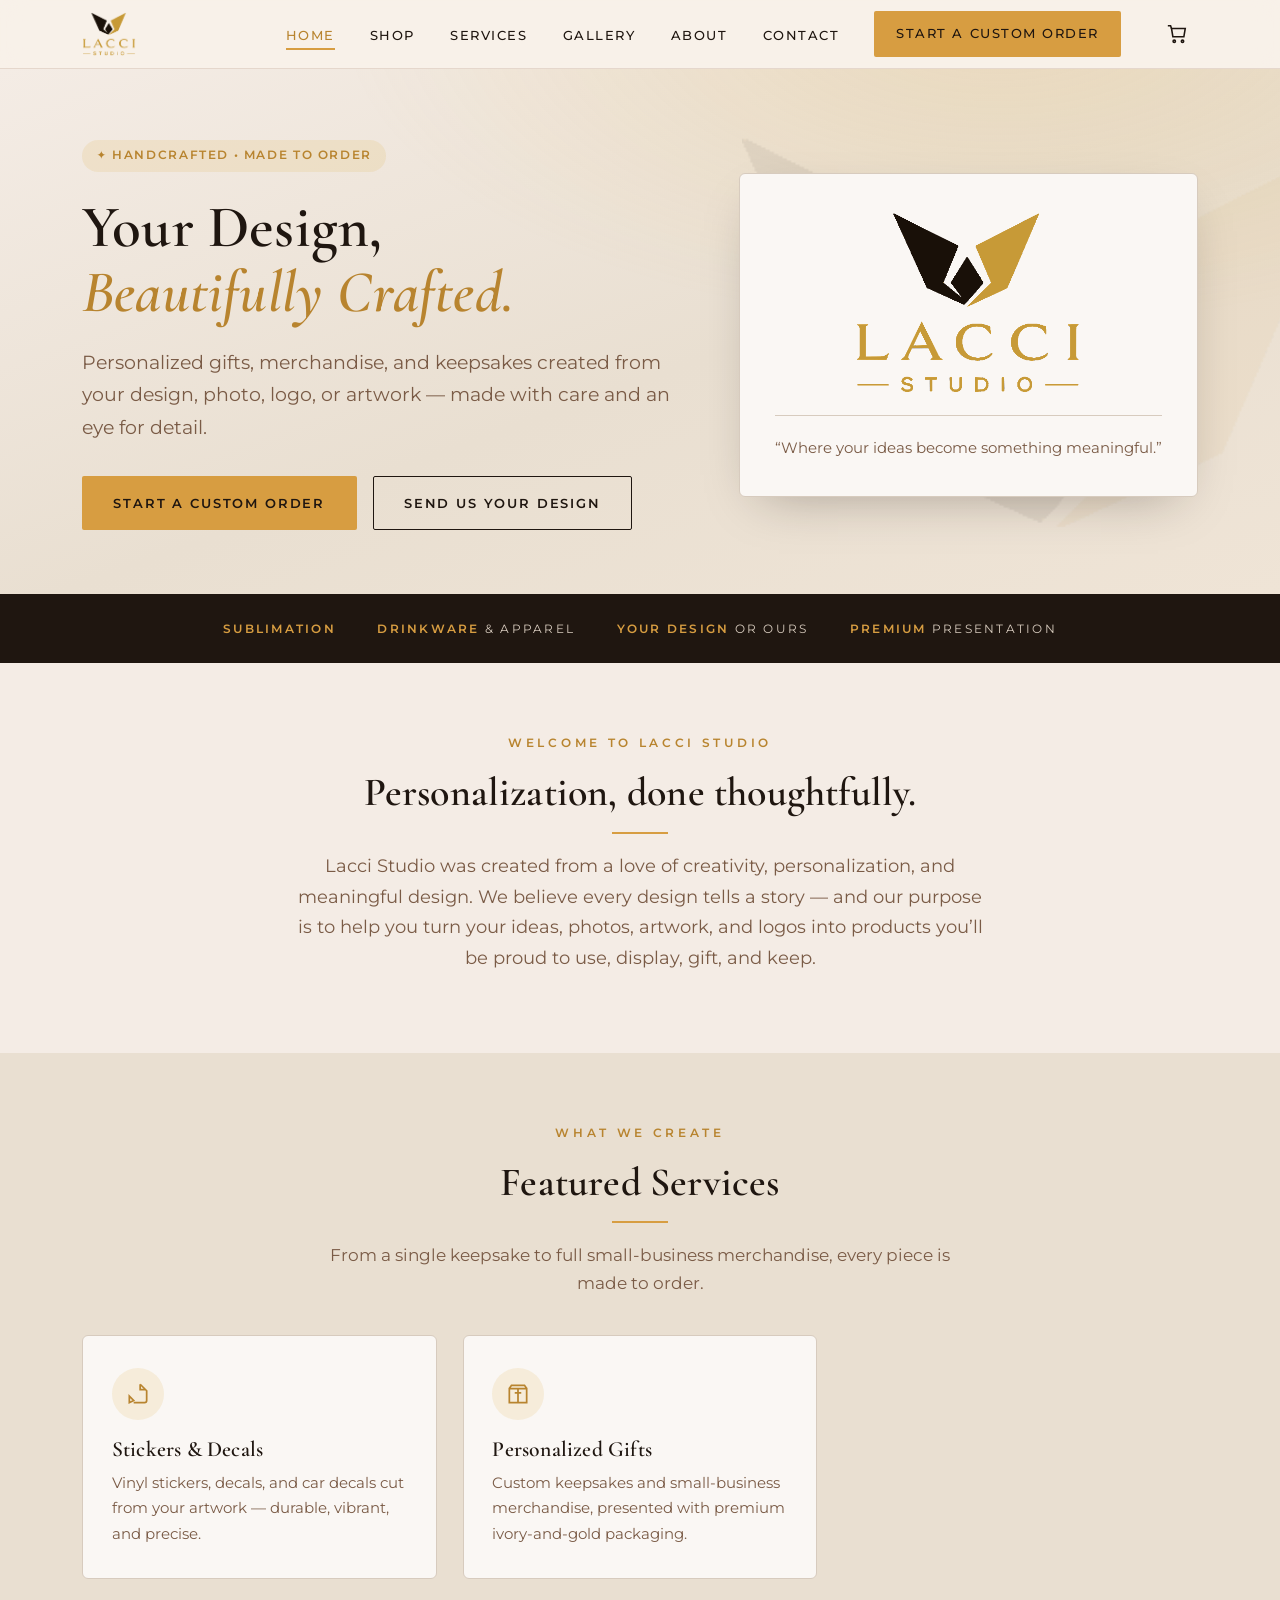
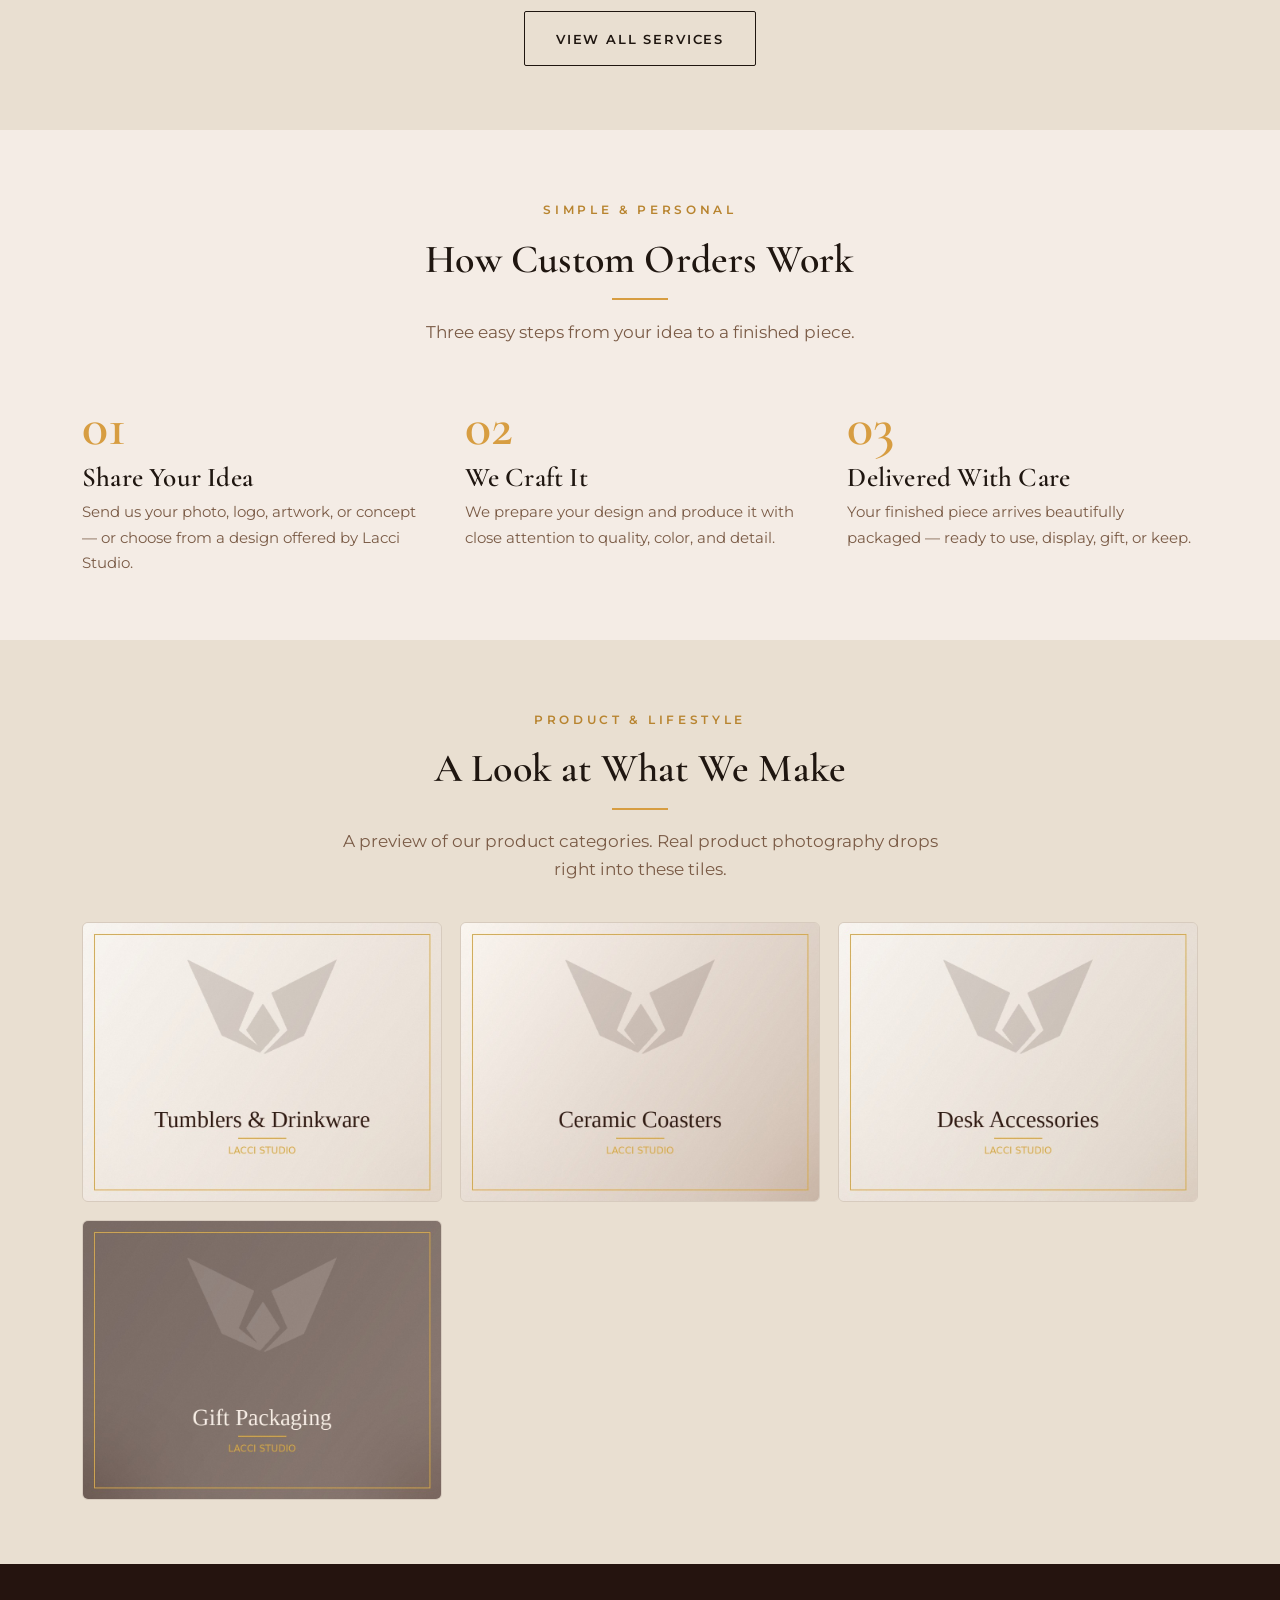
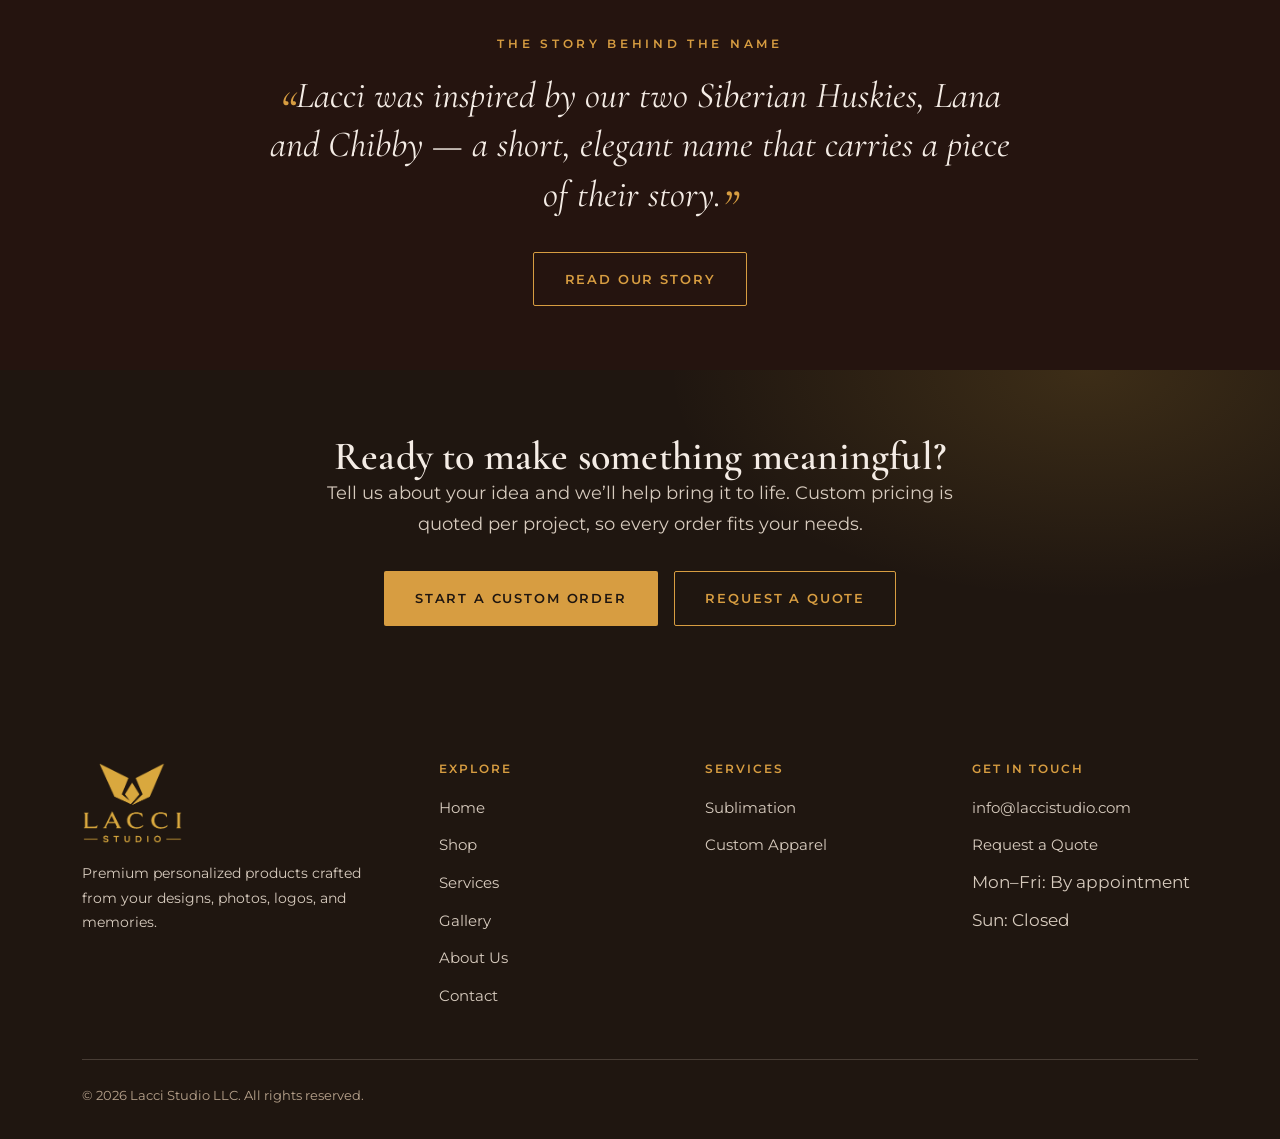
<file: index.html>
<!DOCTYPE html>
<html lang="en">
<head>
<meta charset="UTF-8">
<meta name="viewport" content="width=device-width, initial-scale=1.0">
<title>Lacci Studio — Premium Personalized Products</title>
<meta name="description" content="Lacci Studio transforms your ideas, photos, logos, and artwork into beautifully crafted personalized products — sublimation, drinkware, apparel & custom gifts.">
<link rel="icon" href="assets/logo/favicon.png" type="image/png">
<link rel="preconnect" href="https://fonts.googleapis.com">
<link rel="preconnect" href="https://fonts.gstatic.com" crossorigin>
<link href="https://fonts.googleapis.com/css2?family=Cormorant+Garamond:ital,wght@0,500;0,600;1,500;1,600&family=Montserrat:wght@400;500;600&family=Pinyon+Script&display=swap" rel="stylesheet">
<link rel="stylesheet" href="assets/css/styles.css">
<script>document.documentElement.className+=" js";</script>
</head>
<body>

<!-- HEADER -->
<header class="site-header">
  <div class="wrap nav">
    <a href="index.html" class="brand" aria-label="Lacci Studio home">
      <img src="assets/logo/lacci-primary.png" alt="Lacci Studio">
    </a>
    <button class="nav-toggle" aria-label="Toggle menu"><span></span><span></span><span></span></button>
    <ul class="nav-links">
      <li><a href="index.html" class="active">Home</a></li>
      <li><a href="shop.html">Shop</a></li>
      <li><a href="services.html">Services</a></li>
      <li><a href="gallery.html">Gallery</a></li>
      <li><a href="about.html">About</a></li>
      <li><a href="contact.html">Contact</a></li>
      <li><a href="contact.html" class="btn btn-gold">Start a Custom Order</a></li>
    </ul>
  </div>
</header>

<!-- HERO -->
<section class="hero">
  <div class="wrap hero-grid">
    <div>
      <span class="hero-badge" data-c="heroBadge">✦ Handcrafted • Made to Order</span>
      <h1><span data-c="heroTitleLine1">Your Design,</span><br><span class="accent" data-c="heroTitleLine2">Beautifully Crafted.</span></h1>
      <p class="lead" data-c="heroLead">Personalized gifts, merchandise, and keepsakes created from your design, photo, logo, or artwork — made with care and an eye for detail.</p>
      <div class="btn-row">
        <a href="contact.html" class="btn btn-gold">Start a Custom Order</a>
        <a href="contact.html" class="btn btn-outline">Send Us Your Design</a>
      </div>
    </div>
    <div class="hero-card reveal">
      <img src="assets/logo/lacci-primary.png" alt="Lacci Studio logo">
      <div class="hc-line"></div>
      <p>“<span data-c="heroQuote">Where your ideas become something meaningful.</span>”</p>
    </div>
  </div>
</section>

<!-- TRUST STRIP -->
<div class="strip">
  <div class="wrap strip-inner">
    <span><b>Sublimation</b></span>
    <span><b>Drinkware</b> &amp; Apparel</span>
    <span><b>Your Design</b> or Ours</span>
    <span><b>Premium</b> Presentation</span>
  </div>
</div>

<!-- INTRO -->
<section class="center">
  <div class="wrap" style="max-width:760px">
    <span class="eyebrow reveal">Welcome to Lacci Studio</span>
    <h2 class="reveal" data-c="introTitle">Personalization, done thoughtfully.</h2>
    <div class="divider reveal"></div>
    <p class="lead reveal" data-c="introText">Lacci Studio was created from a love of creativity, personalization, and meaningful design. We believe every design tells a story — and our purpose is to help you turn your ideas, photos, artwork, and logos into products you’ll be proud to use, display, gift, and keep.</p>
  </div>
</section>

<!-- SERVICES -->
<section class="bg-linen">
  <div class="wrap">
    <div class="sec-head">
      <span class="eyebrow">What We Create</span>
      <h2>Featured Services</h2>
      <div class="divider"></div>
      <p>From a single keepsake to full small-business merchandise, every piece is made to order.</p>
    </div>
    <div class="grid grid-3">
      <div class="card reveal">
        <div class="ico"><svg viewBox="0 0 24 24" fill="none" stroke="currentColor" stroke-width="1.6"><path d="M14 3v5h5M14 3l6 6v9a2 2 0 01-2 2H8"/><path d="M4 14l4 4-4 2z"/></svg></div>
        <h3>Stickers &amp; Decals</h3>
        <p>Vinyl stickers, decals, and car decals cut from your artwork — durable, vibrant, and precise.</p>
      </div>
      <div class="card reveal">
        <div class="ico"><svg viewBox="0 0 24 24" fill="none" stroke="currentColor" stroke-width="1.6"><path d="M20 7H4v13h16V7zM4 7l2-3h12l2 3M12 7v13M9 11h6"/></svg></div>
        <h3>Personalized Gifts</h3>
        <p>Custom keepsakes and small-business merchandise, presented with premium ivory-and-gold packaging.</p>
      </div>
    </div>
    <div class="center"><div class="btn-row"><a href="services.html" class="btn btn-outline">View All Services</a></div></div>
  </div>
</section>

<!-- HOW IT WORKS -->
<section>
  <div class="wrap">
    <div class="sec-head">
      <span class="eyebrow">Simple &amp; Personal</span>
      <h2>How Custom Orders Work</h2>
      <div class="divider"></div>
      <p>Three easy steps from your idea to a finished piece.</p>
    </div>
    <div class="steps">
      <div class="step reveal">
        <span class="num">01</span>
        <h3>Share Your Idea</h3>
        <p>Send us your photo, logo, artwork, or concept — or choose from a design offered by Lacci Studio.</p>
      </div>
      <div class="step reveal">
        <span class="num">02</span>
        <h3>We Craft It</h3>
        <p>We prepare your design and produce it with close attention to quality, color, and detail.</p>
      </div>
      <div class="step reveal">
        <span class="num">03</span>
        <h3>Delivered With Care</h3>
        <p>Your finished piece arrives beautifully packaged — ready to use, display, gift, or keep.</p>
      </div>
    </div>
  </div>
</section>

<!-- GALLERY -->
<section class="bg-linen">
  <div class="wrap">
    <div class="sec-head">
      <span class="eyebrow">Product &amp; Lifestyle</span>
      <h2>A Look at What We Make</h2>
      <div class="divider"></div>
      <p>A preview of our product categories. Real product photography drops right into these tiles.</p>
    </div>
    <div class="gallery">
      <a href="services.html" data-label="Tumblers &amp; Drinkware" class="reveal"><img src="assets/img/gal-drinkware.jpg" alt="Custom tumblers and drinkware"></a>
      <a href="services.html" data-label="Ceramic Coasters" class="reveal"><img src="assets/img/gal-coasters.jpg" alt="Personalized ceramic coasters"></a>
      <a href="services.html" data-label="Desk Accessories" class="reveal"><img src="assets/img/gal-desk.jpg" alt="Personalized mouse pads and desk accessories"></a>
      <a href="services.html" data-label="Gift Packaging" class="reveal"><img src="assets/img/gal-packaging.jpg" alt="Elegant ivory and gold gift packaging"></a>
    </div>
  </div>
</section>

<!-- NAME STORY TEASER -->
<section class="bg-dark center">
  <div class="wrap" style="max-width:820px">
    <span class="eyebrow">The Story Behind the Name</span>
    <blockquote class="quote" style="color:var(--ivory)"><span class="mark">“</span>Lacci was inspired by our two Siberian Huskies, Lana and Chibby — a short, elegant name that carries a piece of their story.<span class="mark">”</span></blockquote>
    <div class="btn-row center" style="justify-content:center"><a href="about.html" class="btn btn-ghost-gold">Read Our Story</a></div>
  </div>
</section>

<!-- CTA BAND -->
<section class="cta-band">
  <div class="wrap" style="max-width:720px">
    <h2>Ready to make something meaningful?</h2>
    <p class="lead">Tell us about your idea and we’ll help bring it to life. Custom pricing is quoted per project, so every order fits your needs.</p>
    <div class="btn-row center" style="justify-content:center">
      <a href="contact.html" class="btn btn-gold">Start a Custom Order</a>
      <a href="contact.html" class="btn btn-ghost-gold">Request a Quote</a>
    </div>
  </div>
</section>

<!-- FOOTER -->
<footer class="site-footer">
  <div class="wrap">
    <div class="foot-grid">
      <div class="foot-brand">
        <img src="assets/logo/lacci-primary-gold.png" alt="Lacci Studio">
        <p>Premium personalized products crafted from your designs, photos, logos, and memories.</p>
      </div>
      <div>
        <h4>Explore</h4>
        <ul>
          <li><a href="index.html">Home</a></li>
      <li><a href="shop.html">Shop</a></li>
          <li><a href="services.html">Services</a></li>
      <li><a href="gallery.html">Gallery</a></li>
          <li><a href="about.html">About Us</a></li>
          <li><a href="contact.html">Contact</a></li>
        </ul>
      </div>
      <div>
        <h4>Services</h4>
        <ul>
          <li><a href="services.html">Sublimation</a></li>
          
          
          <li><a href="services.html">Custom Apparel</a></li>
        </ul>
      </div>
      <div>
        <h4>Get in Touch</h4>
        <ul>
          <li><a class="js-email" href="mailto:info@laccistudio.com">info@laccistudio.com</a></li>
          <li><a href="contact.html">Request a Quote</a></li>
          <li class="js-foot-hours-weekday">Mon–Fri: by appointment</li>
          <li class="js-foot-hours-sunday">Sun: Closed</li>
        </ul>
      </div>
    </div>
    <div class="foot-bottom">
      <p>© <span data-year>2026</span> Lacci Studio LLC. All rights reserved.</p>
      <div class="foot-social">
        <a href="#" class="js-instagram" aria-label="Instagram"><svg viewBox="0 0 24 24" fill="none" stroke="currentColor" stroke-width="1.8"><rect x="3" y="3" width="18" height="18" rx="5"/><circle cx="12" cy="12" r="4"/><circle cx="17.5" cy="6.5" r="1" fill="currentColor" stroke="none"/></svg></a>
        <a href="#" class="js-facebook" aria-label="Facebook"><svg viewBox="0 0 24 24" fill="currentColor"><path d="M14 9h3V6h-3c-2 0-3 1-3 3v2H9v3h2v7h3v-7h2.5l.5-3H14v-1c0-.6.3-1 1-1z"/></svg></a>
        <a href="#" class="js-etsy" aria-label="Etsy"><svg viewBox="0 0 24 24" fill="none" stroke="currentColor" stroke-width="1.8"><path d="M8 5h9v3M8 5v14h9v-3M8 12h6"/></svg></a>
      </div>
    </div>
  </div>
</footer>

<script src="assets/js/boot.js"></script>
<script src="assets/js/cart.js?v=12"></script>
<script src="assets/js/main.js"></script>
<!-- Netlify Identity: completes login/invite for the /admin editor -->
<script src="https://identity.netlify.com/v1/netlify-identity-widget.js"></script>
<script>
  if (window.netlifyIdentity) {
    window.netlifyIdentity.on("init", function (user) {
      if (!user) {
        window.netlifyIdentity.on("login", function () { document.location.href = "/admin/"; });
      }
    });
  }
</script>
</body>
</html>
</file>
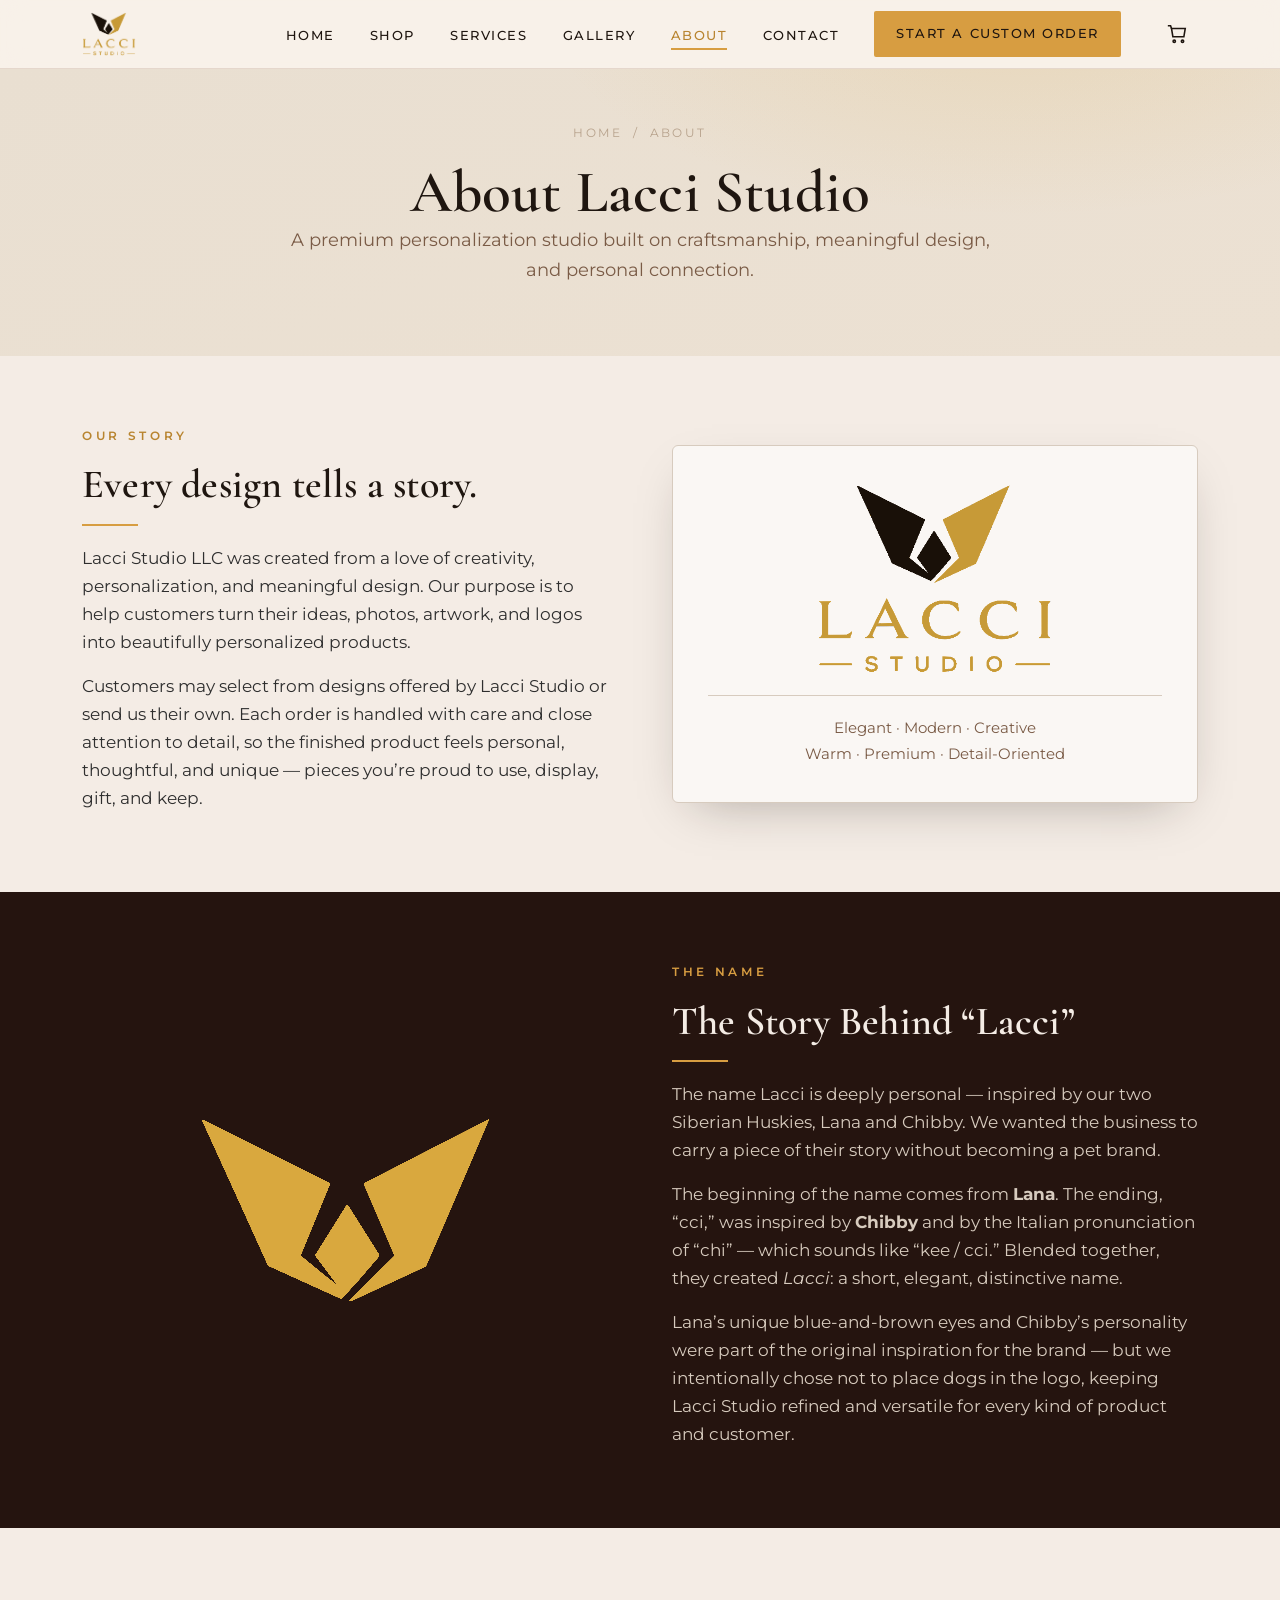
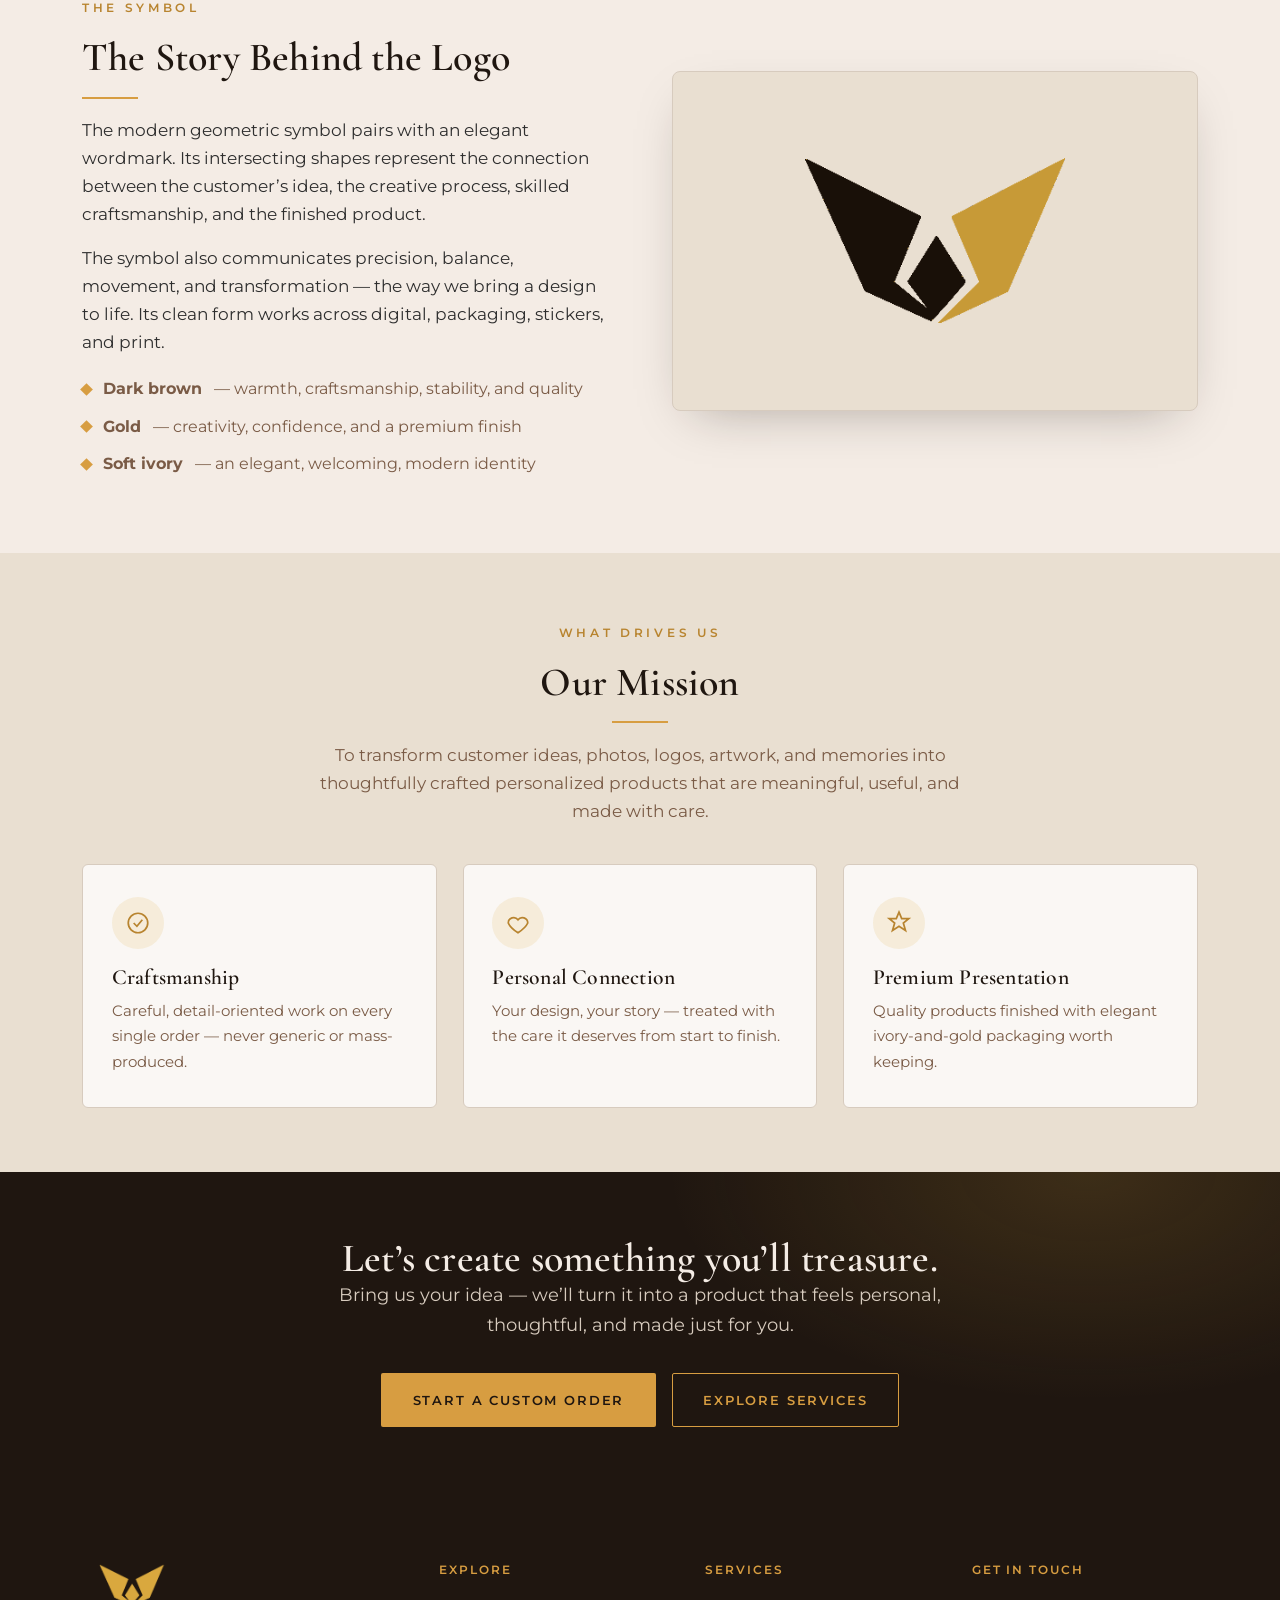
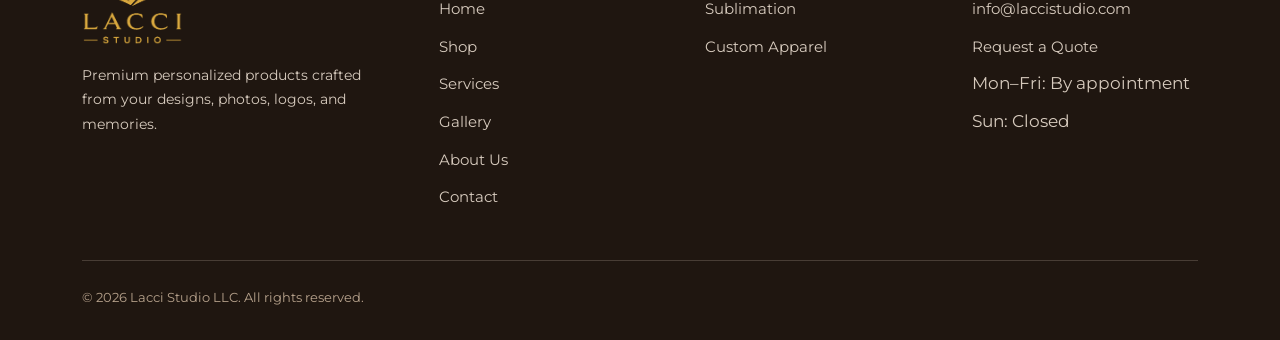
<file: about.html>
<!DOCTYPE html>
<html lang="en">
<head>
<meta charset="UTF-8">
<meta name="viewport" content="width=device-width, initial-scale=1.0">
<title>About — Lacci Studio</title>
<meta name="description" content="The story behind Lacci Studio — a premium personalization studio built on craftsmanship, meaningful design, and the story behind the name 'Lacci'.">
<link rel="icon" href="assets/logo/favicon.png" type="image/png">
<link rel="preconnect" href="https://fonts.googleapis.com">
<link rel="preconnect" href="https://fonts.gstatic.com" crossorigin>
<link href="https://fonts.googleapis.com/css2?family=Cormorant+Garamond:ital,wght@0,500;0,600;1,500;1,600&family=Montserrat:wght@400;500;600&family=Pinyon+Script&display=swap" rel="stylesheet">
<link rel="stylesheet" href="assets/css/styles.css">
<script>document.documentElement.className+=" js";</script>
</head>
<body>

<header class="site-header">
  <div class="wrap nav">
    <a href="index.html" class="brand" aria-label="Lacci Studio home"><img src="assets/logo/lacci-primary.png" alt="Lacci Studio"></a>
    <button class="nav-toggle" aria-label="Toggle menu"><span></span><span></span><span></span></button>
    <ul class="nav-links">
      <li><a href="index.html">Home</a></li>
      <li><a href="shop.html">Shop</a></li>
      <li><a href="services.html">Services</a></li>
      <li><a href="gallery.html">Gallery</a></li>
      <li><a href="about.html" class="active">About</a></li>
      <li><a href="contact.html">Contact</a></li>
      <li><a href="contact.html" class="btn btn-gold">Start a Custom Order</a></li>
    </ul>
  </div>
</header>

<section class="page-hero">
  <div class="wrap">
    <p class="crumb"><a href="index.html">Home</a> &nbsp;/&nbsp; About</p>
    <h1>About Lacci Studio</h1>
    <p class="lead">A premium personalization studio built on craftsmanship, meaningful design, and personal connection.</p>
  </div>
</section>

<!-- ABOUT INTRO -->
<section>
  <div class="wrap split">
    <div>
      <span class="eyebrow">Our Story</span>
      <h2>Every design tells a story.</h2>
      <div class="divider" style="margin-left:0"></div>
      <p>Lacci Studio LLC was created from a love of creativity, personalization, and meaningful design. Our purpose is to help customers turn their ideas, photos, artwork, and logos into beautifully personalized products.</p>
      <p>Customers may select from designs offered by Lacci Studio or send us their own. Each order is handled with care and close attention to detail, so the finished product feels personal, thoughtful, and unique — pieces you’re proud to use, display, gift, and keep.</p>
    </div>
    <div class="hero-card" style="align-self:center">
      <img src="assets/logo/lacci-primary.png" alt="Lacci Studio logo" style="max-width:240px">
      <div class="hc-line"></div>
      <p>Elegant · Modern · Creative<br>Warm · Premium · Detail-Oriented</p>
    </div>
  </div>
</section>

<!-- NAME STORY -->
<section class="bg-dark">
  <div class="wrap split">
    <div class="media" style="border:none;box-shadow:none">
      <img src="assets/logo/lacci-symbol-gold.png" alt="Lacci Studio symbol" style="max-width:300px;margin:0 auto">
    </div>
    <div>
      <span class="eyebrow">The Name</span>
      <h2>The Story Behind “Lacci”</h2>
      <div class="divider" style="margin-left:0"></div>
      <p>The name Lacci is deeply personal — inspired by our two Siberian Huskies, Lana and Chibby. We wanted the business to carry a piece of their story without becoming a pet brand.</p>
      <p>The beginning of the name comes from <strong>Lana</strong>. The ending, “cci,” was inspired by <strong>Chibby</strong> and by the Italian pronunciation of “chi” — which sounds like “kee / cci.” Blended together, they created <em>Lacci</em>: a short, elegant, distinctive name.</p>
      <p>Lana’s unique blue-and-brown eyes and Chibby’s personality were part of the original inspiration for the brand — but we intentionally chose not to place dogs in the logo, keeping Lacci Studio refined and versatile for every kind of product and customer.</p>
    </div>
  </div>
</section>

<!-- LOGO STORY -->
<section>
  <div class="wrap split alt">
    <div class="media" style="background:var(--linen);display:grid;place-items:center;min-height:340px">
      <img src="assets/logo/lacci-symbol.png" alt="Lacci Studio geometric symbol" style="max-width:260px">
    </div>
    <div>
      <span class="eyebrow">The Symbol</span>
      <h2>The Story Behind the Logo</h2>
      <div class="divider" style="margin-left:0"></div>
      <p>The modern geometric symbol pairs with an elegant wordmark. Its intersecting shapes represent the connection between the customer’s idea, the creative process, skilled craftsmanship, and the finished product.</p>
      <p>The symbol also communicates precision, balance, movement, and transformation — the way we bring a design to life. Its clean form works across digital, packaging, stickers, and print.</p>
      <ul class="feature-list">
        <li><strong>Dark brown</strong> — warmth, craftsmanship, stability, and quality</li>
        <li><strong>Gold</strong> — creativity, confidence, and a premium finish</li>
        <li><strong>Soft ivory</strong> — an elegant, welcoming, modern identity</li>
      </ul>
    </div>
  </div>
</section>

<!-- MISSION / VALUES -->
<section class="bg-linen">
  <div class="wrap">
    <div class="sec-head">
      <span class="eyebrow">What Drives Us</span>
      <h2>Our Mission</h2>
      <div class="divider"></div>
      <p>To transform customer ideas, photos, logos, artwork, and memories into thoughtfully crafted personalized products that are meaningful, useful, and made with care.</p>
    </div>
    <div class="grid grid-3">
      <div class="card reveal"><div class="ico"><svg viewBox="0 0 24 24" fill="none" stroke="currentColor" stroke-width="1.6"><circle cx="12" cy="12" r="9"/><path d="M8 12l3 3 5-6"/></svg></div><h3>Craftsmanship</h3><p>Careful, detail-oriented work on every single order — never generic or mass-produced.</p></div>
      <div class="card reveal"><div class="ico"><svg viewBox="0 0 24 24" fill="none" stroke="currentColor" stroke-width="1.6"><path d="M12 21s-7-4.5-9-9a5 5 0 019-3 5 5 0 019 3c-2 4.5-9 9-9 9z"/></svg></div><h3>Personal Connection</h3><p>Your design, your story — treated with the care it deserves from start to finish.</p></div>
      <div class="card reveal"><div class="ico"><svg viewBox="0 0 24 24" fill="none" stroke="currentColor" stroke-width="1.6"><path d="M12 2l2.5 6H21l-5 4 2 7-6-4-6 4 2-7-5-4h6.5z"/></svg></div><h3>Premium Presentation</h3><p>Quality products finished with elegant ivory-and-gold packaging worth keeping.</p></div>
    </div>
  </div>
</section>

<!-- CTA -->
<section class="cta-band">
  <div class="wrap" style="max-width:720px">
    <h2>Let’s create something you’ll treasure.</h2>
    <p class="lead">Bring us your idea — we’ll turn it into a product that feels personal, thoughtful, and made just for you.</p>
    <div class="btn-row center" style="justify-content:center">
      <a href="contact.html" class="btn btn-gold">Start a Custom Order</a>
      <a href="services.html" class="btn btn-ghost-gold">Explore Services</a>
    </div>
  </div>
</section>

<footer class="site-footer">
  <div class="wrap">
    <div class="foot-grid">
      <div class="foot-brand"><img src="assets/logo/lacci-primary-gold.png" alt="Lacci Studio"><p>Premium personalized products crafted from your designs, photos, logos, and memories.</p></div>
      <div><h4>Explore</h4><ul><li><a href="index.html">Home</a></li><li><a href="shop.html">Shop</a></li><li><a href="services.html">Services</a></li><li><a href="gallery.html">Gallery</a></li><li><a href="about.html">About Us</a></li><li><a href="contact.html">Contact</a></li></ul></div>
      <div><h4>Services</h4><ul><li><a href="services.html">Sublimation</a></li><li><a href="services.html">Custom Apparel</a></li></ul></div>
      <div><h4>Get in Touch</h4><ul><li><a class="js-email" href="mailto:info@laccistudio.com">info@laccistudio.com</a></li><li><a href="contact.html">Request a Quote</a></li><li class="js-foot-hours-weekday">Mon–Fri: by appointment</li><li class="js-foot-hours-sunday">Sun: Closed</li></ul></div>
    </div>
    <div class="foot-bottom">
      <p>© <span data-year>2026</span> Lacci Studio LLC. All rights reserved.</p>
      <div class="foot-social">
        <a href="#" class="js-instagram" aria-label="Instagram"><svg viewBox="0 0 24 24" fill="none" stroke="currentColor" stroke-width="1.8"><rect x="3" y="3" width="18" height="18" rx="5"/><circle cx="12" cy="12" r="4"/><circle cx="17.5" cy="6.5" r="1" fill="currentColor" stroke="none"/></svg></a>
        <a href="#" class="js-facebook" aria-label="Facebook"><svg viewBox="0 0 24 24" fill="currentColor"><path d="M14 9h3V6h-3c-2 0-3 1-3 3v2H9v3h2v7h3v-7h2.5l.5-3H14v-1c0-.6.3-1 1-1z"/></svg></a>
        <a href="#" class="js-etsy" aria-label="Etsy"><svg viewBox="0 0 24 24" fill="none" stroke="currentColor" stroke-width="1.8"><path d="M8 5h9v3M8 5v14h9v-3M8 12h6"/></svg></a>
      </div>
    </div>
  </div>
</footer>

<script src="assets/js/boot.js"></script>
<script src="assets/js/cart.js?v=12"></script>
<script src="assets/js/main.js"></script>
</body>
</html>
</file>
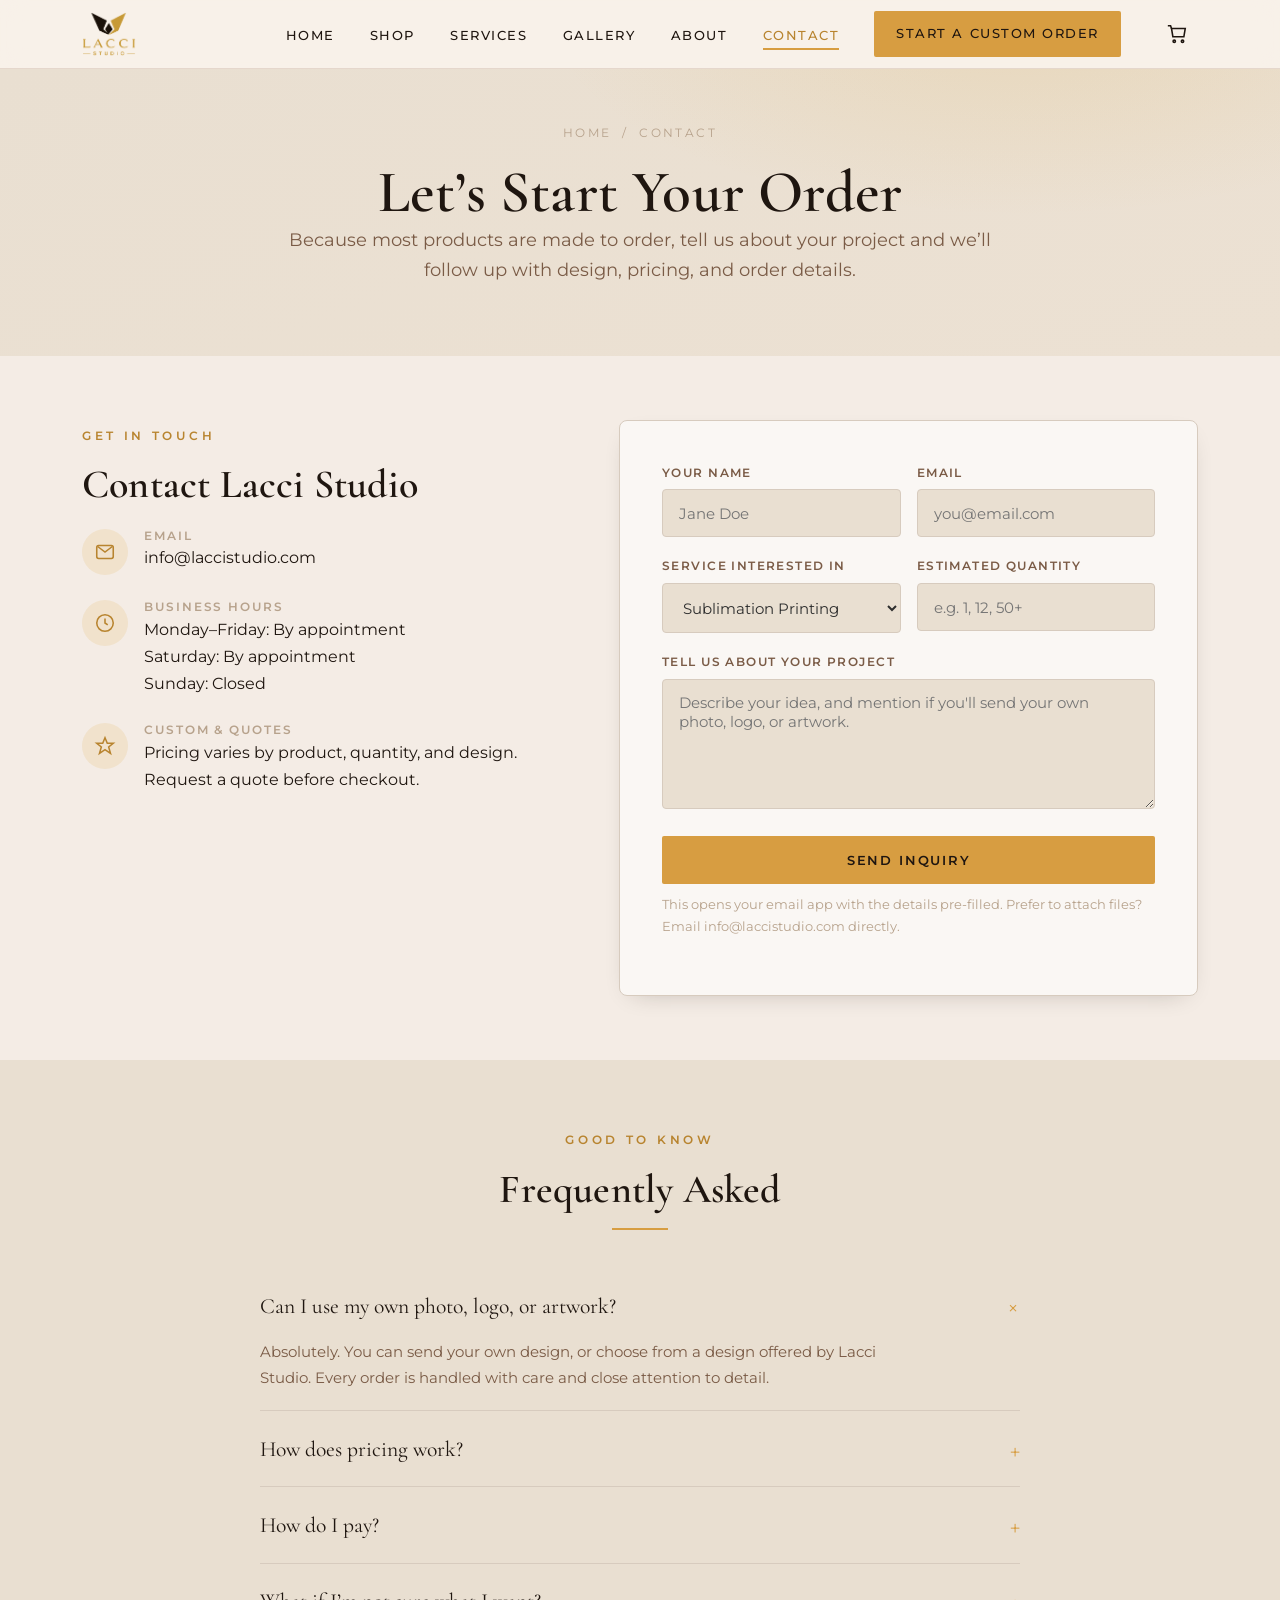
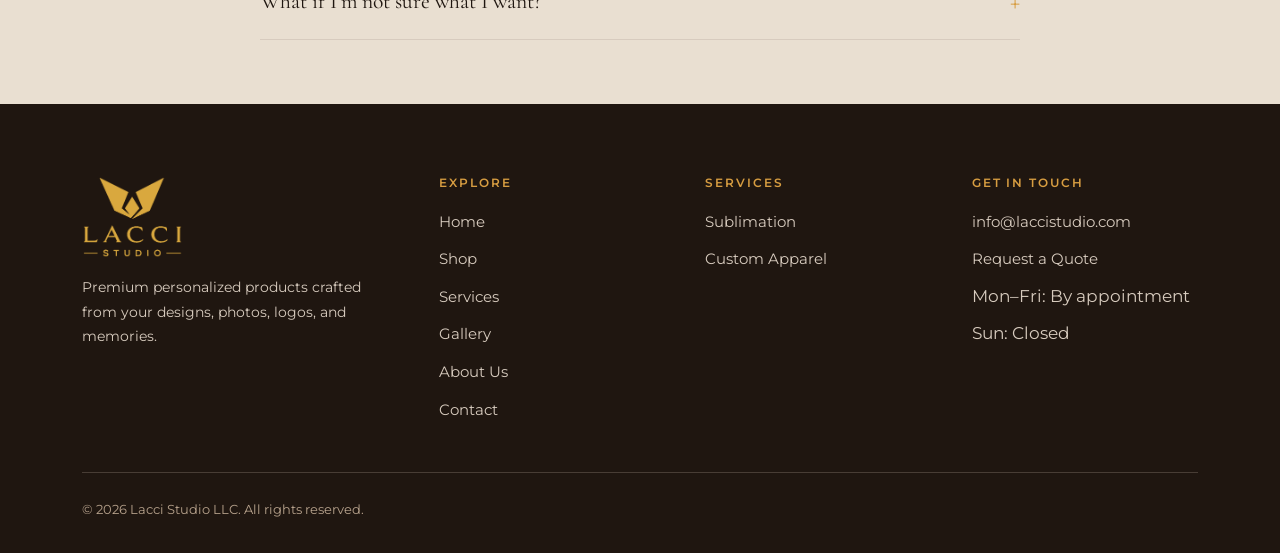
<file: contact.html>
<!DOCTYPE html>
<html lang="en">
<head>
<meta charset="UTF-8">
<meta name="viewport" content="width=device-width, initial-scale=1.0">
<title>Contact — Lacci Studio</title>
<meta name="description" content="Start a custom order or request a quote from Lacci Studio. Send us your design, photo, logo, or idea and we'll bring it to life.">
<link rel="icon" href="assets/logo/favicon.png" type="image/png">
<link rel="preconnect" href="https://fonts.googleapis.com">
<link rel="preconnect" href="https://fonts.gstatic.com" crossorigin>
<link href="https://fonts.googleapis.com/css2?family=Cormorant+Garamond:ital,wght@0,500;0,600;1,500;1,600&family=Montserrat:wght@400;500;600&family=Pinyon+Script&display=swap" rel="stylesheet">
<link rel="stylesheet" href="assets/css/styles.css">
<script>document.documentElement.className+=" js";</script>
</head>
<body>

<header class="site-header">
  <div class="wrap nav">
    <a href="index.html" class="brand" aria-label="Lacci Studio home"><img src="assets/logo/lacci-primary.png" alt="Lacci Studio"></a>
    <button class="nav-toggle" aria-label="Toggle menu"><span></span><span></span><span></span></button>
    <ul class="nav-links">
      <li><a href="index.html">Home</a></li>
      <li><a href="shop.html">Shop</a></li>
      <li><a href="services.html">Services</a></li>
      <li><a href="gallery.html">Gallery</a></li>
      <li><a href="about.html">About</a></li>
      <li><a href="contact.html" class="active">Contact</a></li>
      <li><a href="#inquiry-form" class="btn btn-gold">Start a Custom Order</a></li>
    </ul>
  </div>
</header>

<section class="page-hero">
  <div class="wrap">
    <p class="crumb"><a href="index.html">Home</a> &nbsp;/&nbsp; Contact</p>
    <h1>Let’s Start Your Order</h1>
    <p class="lead">Because most products are made to order, tell us about your project and we’ll follow up with design, pricing, and order details.</p>
  </div>
</section>

<section>
  <div class="wrap contact-grid">
    <!-- INFO -->
    <div>
      <span class="eyebrow">Get in Touch</span>
      <h2 style="margin-bottom:1.4rem">Contact Lacci Studio</h2>
      <div class="info-item">
        <div class="ico"><svg viewBox="0 0 24 24" fill="none" stroke="currentColor" stroke-width="1.7"><rect x="3" y="5" width="18" height="14" rx="2"/><path d="M4 6l8 6 8-6"/></svg></div>
        <div><h4>Email</h4><p><a class="js-email" href="mailto:info@laccistudio.com">info@laccistudio.com</a></p></div>
      </div>
      <div class="info-item">
        <div class="ico"><svg viewBox="0 0 24 24" fill="none" stroke="currentColor" stroke-width="1.7"><path d="M5 4h4l2 5-2.5 1.5a11 11 0 005 5L15 13l5 2v4a2 2 0 01-2 2A16 16 0 013 6a2 2 0 012-2z"/></svg></div>
        <div><h4>Phone</h4><p class="js-phone">[ Add your phone number ]</p></div>
      </div>
      <div class="info-item">
        <div class="ico"><svg viewBox="0 0 24 24" fill="none" stroke="currentColor" stroke-width="1.7"><circle cx="12" cy="12" r="9"/><path d="M12 7v5l3 2"/></svg></div>
        <div>
          <h4>Business Hours</h4>
          <p>Monday–Friday: <span class="js-hours-weekday">[ Add hours ]</span><br>Saturday: <span class="js-hours-saturday">By appointment</span><br>Sunday: <span class="js-hours-sunday">Closed</span></p>
        </div>
      </div>
      <div class="info-item">
        <div class="ico"><svg viewBox="0 0 24 24" fill="none" stroke="currentColor" stroke-width="1.7"><path d="M12 3l2.5 6H21l-5 4 2 7-6-4-6 4 2-7-5-4h6.5z"/></svg></div>
        <div><h4>Custom &amp; Quotes</h4><p>Pricing varies by product, quantity, and design. Request a quote before checkout.</p></div>
      </div>
    </div>

    <!-- FORM -->
    <div class="form-card">
      <form id="inquiry-form" data-to="info@laccistudio.com" novalidate>
        <div class="field-row">
          <div class="field"><label for="name">Your Name</label><input id="name" name="name" type="text" required placeholder="Jane Doe"></div>
          <div class="field"><label for="email">Email</label><input id="email" name="email" type="email" required placeholder="you@email.com"></div>
        </div>
        <div class="field-row">
          <div class="field">
            <label for="service">Service Interested In</label>
            <select id="service" name="service">
              <option>Sublimation Printing</option>
              <option>Tumblers &amp; Drinkware</option>
              <option>Ceramic Coasters</option>
              <option>Custom Apparel / T-Shirts</option>
              <option>Stickers &amp; Decals</option>
              <option>Personalized Gifts</option>
              <option>Small-Business Merchandise</option>
              <option>Other / Not Sure</option>
            </select>
          </div>
          <div class="field"><label for="quantity">Estimated Quantity</label><input id="quantity" name="quantity" type="text" placeholder="e.g. 1, 12, 50+"></div>
        </div>
        <div class="field">
          <label for="message">Tell Us About Your Project</label>
          <textarea id="message" name="message" placeholder="Describe your idea, and mention if you'll send your own photo, logo, or artwork."></textarea>
        </div>
        <button type="submit" class="btn btn-gold" style="width:100%;justify-content:center">Send Inquiry</button>
        <p class="form-note">This opens your email app with the details pre-filled. Prefer to attach files? Email <a class="js-email" href="mailto:info@laccistudio.com">info@laccistudio.com</a> directly.</p>
        <div class="form-success">Thanks! Your email app should open with your inquiry ready to send. We’ll be in touch soon.</div>
      </form>
    </div>
  </div>
</section>

<!-- FAQ -->
<section class="bg-linen">
  <div class="wrap">
    <div class="sec-head">
      <span class="eyebrow">Good to Know</span>
      <h2>Frequently Asked</h2>
      <div class="divider"></div>
    </div>
    <div class="faq">
      <details open><summary>Can I use my own photo, logo, or artwork? <span class="plus">+</span></summary><p>Absolutely. You can send your own design, or choose from a design offered by Lacci Studio. Every order is handled with care and close attention to detail.</p></details>
      <details><summary>How does pricing work? <span class="plus">+</span></summary><p>Because custom-order pricing varies by product, quantity, design, and production requirements, we provide a quote before checkout so you know exactly what to expect.</p></details>
      <details><summary>How do I pay? <span class="plus">+</span></summary><p>Lacci Studio plans to accept payments online and in person where applicable, including custom-order deposits, invoices, and final balances. We’ll walk you through the options for your order.</p></details>
      <details><summary>What if I’m not sure what I want? <span class="plus">+</span></summary><p>That’s completely fine — send us your idea and we’ll help you figure out the best product and approach.</p></details>
    </div>
  </div>
</section>

<footer class="site-footer">
  <div class="wrap">
    <div class="foot-grid">
      <div class="foot-brand"><img src="assets/logo/lacci-primary-gold.png" alt="Lacci Studio"><p>Premium personalized products crafted from your designs, photos, logos, and memories.</p></div>
      <div><h4>Explore</h4><ul><li><a href="index.html">Home</a></li><li><a href="shop.html">Shop</a></li><li><a href="services.html">Services</a></li><li><a href="gallery.html">Gallery</a></li><li><a href="about.html">About Us</a></li><li><a href="contact.html">Contact</a></li></ul></div>
      <div><h4>Services</h4><ul><li><a href="services.html">Sublimation</a></li><li><a href="services.html">Custom Apparel</a></li></ul></div>
      <div><h4>Get in Touch</h4><ul><li><a class="js-email" href="mailto:info@laccistudio.com">info@laccistudio.com</a></li><li><a href="contact.html">Request a Quote</a></li><li class="js-foot-hours-weekday">Mon–Fri: by appointment</li><li class="js-foot-hours-sunday">Sun: Closed</li></ul></div>
    </div>
    <div class="foot-bottom">
      <p>© <span data-year>2026</span> Lacci Studio LLC. All rights reserved.</p>
      <div class="foot-social">
        <a href="#" class="js-instagram" aria-label="Instagram"><svg viewBox="0 0 24 24" fill="none" stroke="currentColor" stroke-width="1.8"><rect x="3" y="3" width="18" height="18" rx="5"/><circle cx="12" cy="12" r="4"/><circle cx="17.5" cy="6.5" r="1" fill="currentColor" stroke="none"/></svg></a>
        <a href="#" class="js-facebook" aria-label="Facebook"><svg viewBox="0 0 24 24" fill="currentColor"><path d="M14 9h3V6h-3c-2 0-3 1-3 3v2H9v3h2v7h3v-7h2.5l.5-3H14v-1c0-.6.3-1 1-1z"/></svg></a>
        <a href="#" class="js-etsy" aria-label="Etsy"><svg viewBox="0 0 24 24" fill="none" stroke="currentColor" stroke-width="1.8"><path d="M8 5h9v3M8 5v14h9v-3M8 12h6"/></svg></a>
      </div>
    </div>
  </div>
</footer>

<script src="assets/js/boot.js"></script>
<script src="assets/js/cart.js?v=12"></script>
<script src="assets/js/main.js"></script>
</body>
</html>
</file>
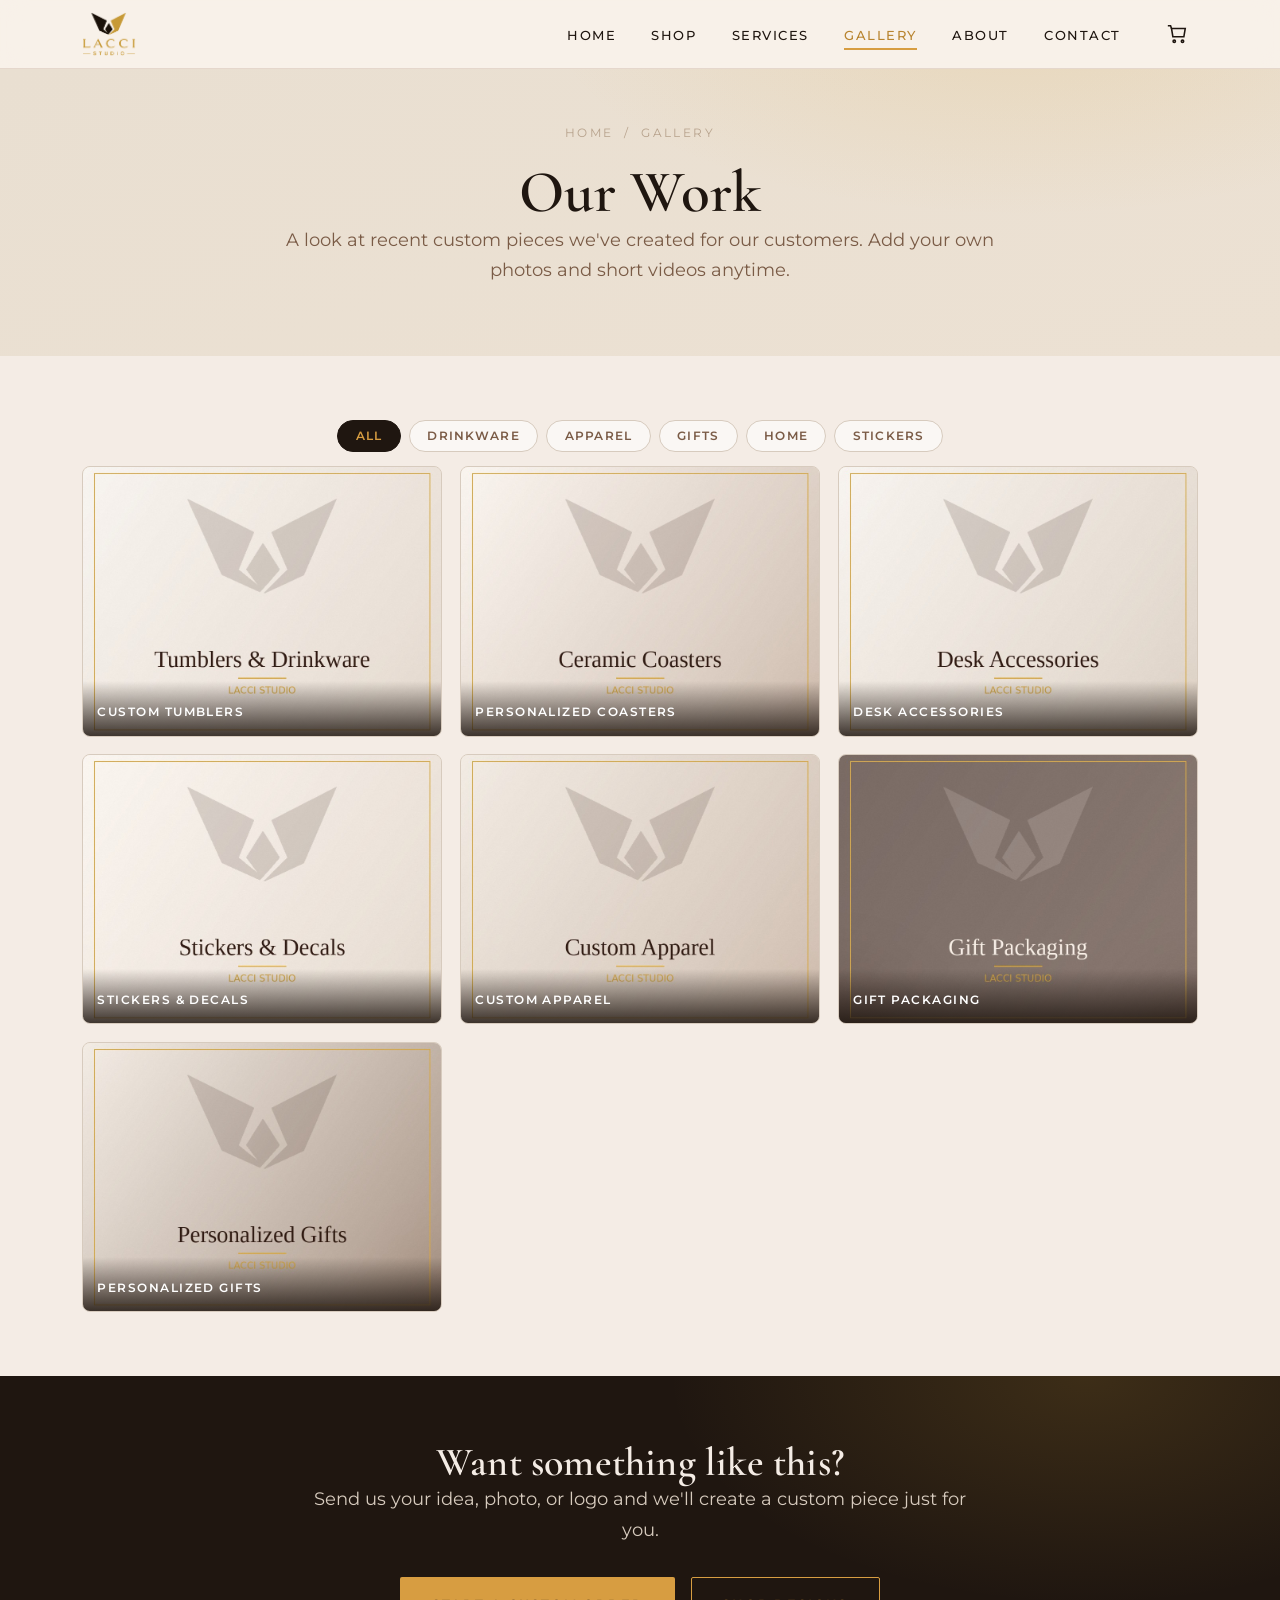
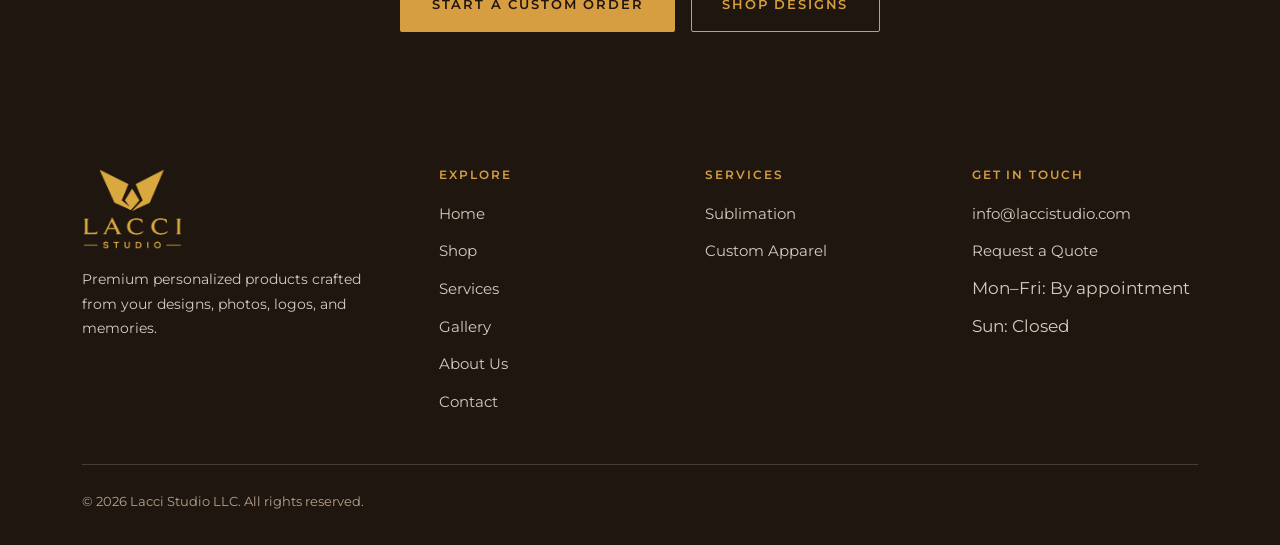
<file: gallery.html>
<!DOCTYPE html>
<html lang="en">
<head>
<meta charset="UTF-8">
<meta name="viewport" content="width=device-width, initial-scale=1.0">
<title>Gallery — Lacci Studio</title>
<meta name="description" content="See examples of custom personalized products created by Lacci Studio — tumblers, coasters, apparel, stickers, and gifts.">
<link rel="icon" href="assets/logo/favicon.png" type="image/png">
<link rel="preconnect" href="https://fonts.googleapis.com">
<link rel="preconnect" href="https://fonts.gstatic.com" crossorigin>
<link href="https://fonts.googleapis.com/css2?family=Cormorant+Garamond:ital,wght@0,500;0,600;1,500;1,600&family=Montserrat:wght@400;500;600&family=Pinyon+Script&display=swap" rel="stylesheet">
<link rel="stylesheet" href="assets/css/styles.css">
<script>document.documentElement.className+=" js";</script>
</head>
<body>

<header class="site-header">
  <div class="wrap nav">
    <a href="index.html" class="brand" aria-label="Lacci Studio home"><img src="assets/logo/lacci-primary.png" alt="Lacci Studio"></a>
    <button class="nav-toggle" aria-label="Toggle menu"><span></span><span></span><span></span></button>
    <ul class="nav-links">
      <li><a href="index.html">Home</a></li>
      <li><a href="shop.html">Shop</a></li>
      <li><a href="services.html">Services</a></li>
      <li><a href="gallery.html" class="active">Gallery</a></li>
      <li><a href="about.html">About</a></li>
      <li><a href="contact.html">Contact</a></li>
    </ul>
  </div>
</header>

<section class="page-hero">
  <div class="wrap">
    <p class="crumb"><a href="index.html">Home</a> &nbsp;/&nbsp; Gallery</p>
    <h1>Our Work</h1>
    <p class="lead" data-c="galleryIntro">A look at recent custom pieces we've created for our customers.</p>
  </div>
</section>

<section>
  <div class="wrap">
    <div id="gallery-filters" class="shop-filters"><!-- category filters render here --></div>
    <div id="gallery-grid" class="gal-grid">
      <noscript><p style="text-align:center;color:var(--mocha)">Please enable JavaScript to view the gallery, or <a href="contact.html">contact us</a>.</p></noscript>
    </div>
  </div>
</section>

<!-- CTA -->
<section class="cta-band">
  <div class="wrap" style="max-width:720px">
    <h2>Want something like this?</h2>
    <p class="lead">Send us your idea, photo, or logo and we'll create a custom piece just for you.</p>
    <div class="btn-row center" style="justify-content:center">
      <a href="contact.html" class="btn btn-gold">Start a Custom Order</a>
      <a href="shop.html" class="btn btn-ghost-gold">Shop Designs</a>
    </div>
  </div>
</section>

<footer class="site-footer">
  <div class="wrap">
    <div class="foot-grid">
      <div class="foot-brand"><img src="assets/logo/lacci-primary-gold.png" alt="Lacci Studio"><p>Premium personalized products crafted from your designs, photos, logos, and memories.</p></div>
      <div><h4>Explore</h4><ul><li><a href="index.html">Home</a></li><li><a href="shop.html">Shop</a></li><li><a href="services.html">Services</a></li><li><a href="gallery.html">Gallery</a></li><li><a href="about.html">About Us</a></li><li><a href="contact.html">Contact</a></li></ul></div>
      <div><h4>Services</h4><ul><li><a href="services.html">Sublimation</a></li><li><a href="services.html">Custom Apparel</a></li></ul></div>
      <div><h4>Get in Touch</h4><ul><li><a class="js-email" href="mailto:info@laccistudio.com">info@laccistudio.com</a></li><li><a href="contact.html">Request a Quote</a></li><li class="js-foot-hours-weekday">Mon–Fri: by appointment</li><li class="js-foot-hours-sunday">Sun: Closed</li></ul></div>
    </div>
    <div class="foot-bottom">
      <p>© <span data-year>2026</span> Lacci Studio LLC. All rights reserved.</p>
      <div class="foot-social">
        <a href="#" class="js-instagram" aria-label="Instagram"><svg viewBox="0 0 24 24" fill="none" stroke="currentColor" stroke-width="1.8"><rect x="3" y="3" width="18" height="18" rx="5"/><circle cx="12" cy="12" r="4"/><circle cx="17.5" cy="6.5" r="1" fill="currentColor" stroke="none"/></svg></a>
        <a href="#" class="js-facebook" aria-label="Facebook"><svg viewBox="0 0 24 24" fill="currentColor"><path d="M14 9h3V6h-3c-2 0-3 1-3 3v2H9v3h2v7h3v-7h2.5l.5-3H14v-1c0-.6.3-1 1-1z"/></svg></a>
        <a href="#" class="js-etsy" aria-label="Etsy"><svg viewBox="0 0 24 24" fill="none" stroke="currentColor" stroke-width="1.8"><path d="M8 5h9v3M8 5v14h9v-3M8 12h6"/></svg></a>
      </div>
    </div>
  </div>
</footer>

<script src="assets/js/boot.js"></script>
<script src="assets/js/cart.js?v=12"></script>
<script src="assets/js/main.js"></script>
</body>
</html>
</file>
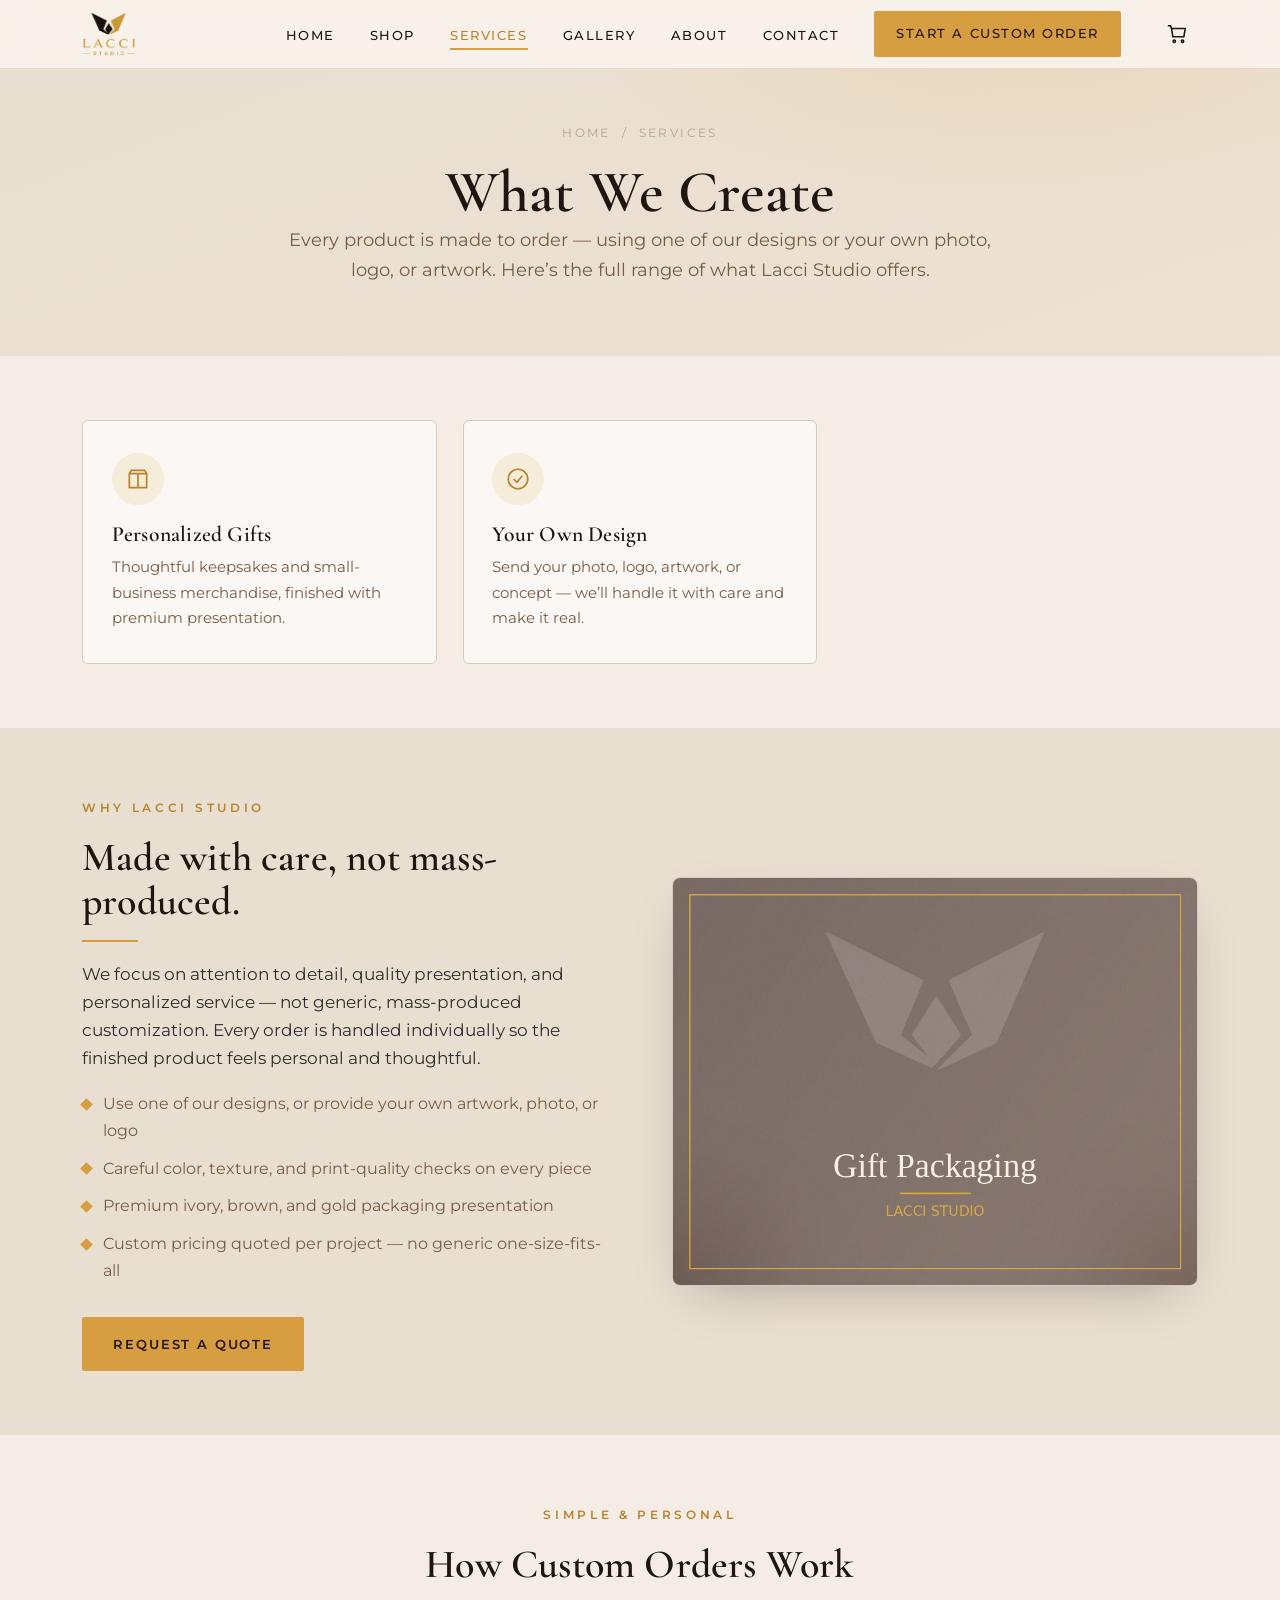
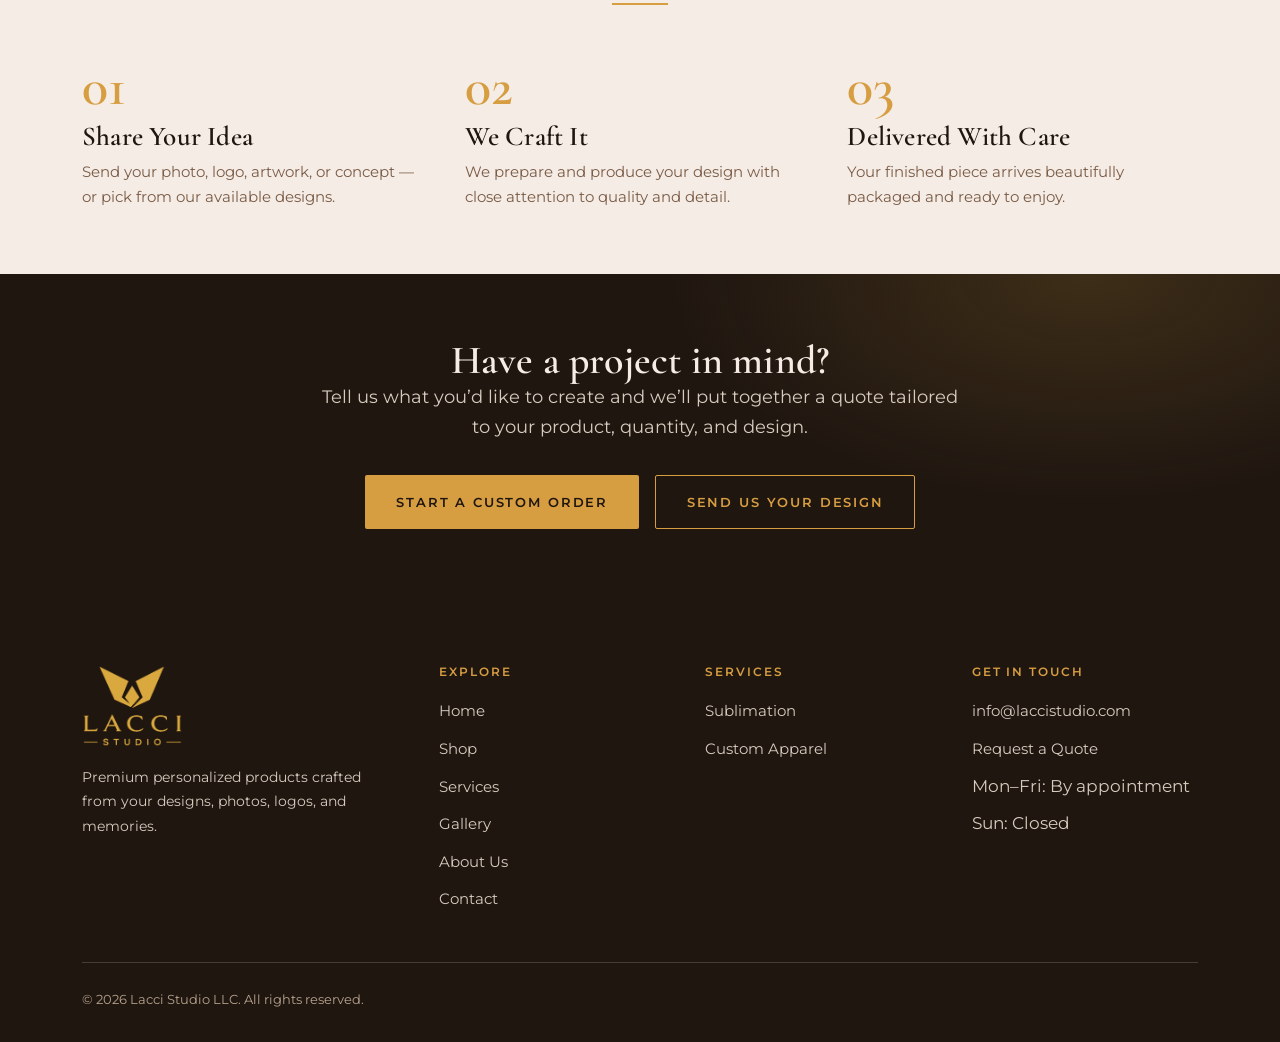
<file: services.html>
<!DOCTYPE html>
<html lang="en">
<head>
<meta charset="UTF-8">
<meta name="viewport" content="width=device-width, initial-scale=1.0">
<title>Services — Lacci Studio</title>
<meta name="description" content="Explore Lacci Studio services: sublimation, custom apparel, drinkware, stickers, decals, and personalized gifts — all made to order from your design.">
<link rel="icon" href="assets/logo/favicon.png" type="image/png">
<link rel="preconnect" href="https://fonts.googleapis.com">
<link rel="preconnect" href="https://fonts.gstatic.com" crossorigin>
<link href="https://fonts.googleapis.com/css2?family=Cormorant+Garamond:ital,wght@0,500;0,600;1,500;1,600&family=Montserrat:wght@400;500;600&family=Pinyon+Script&display=swap" rel="stylesheet">
<link rel="stylesheet" href="assets/css/styles.css">
<script>document.documentElement.className+=" js";</script>
</head>
<body>

<header class="site-header">
  <div class="wrap nav">
    <a href="index.html" class="brand" aria-label="Lacci Studio home"><img src="assets/logo/lacci-primary.png" alt="Lacci Studio"></a>
    <button class="nav-toggle" aria-label="Toggle menu"><span></span><span></span><span></span></button>
    <ul class="nav-links">
      <li><a href="index.html">Home</a></li>
      <li><a href="shop.html">Shop</a></li>
      <li><a href="services.html" class="active">Services</a></li>
      <li><a href="gallery.html">Gallery</a></li>
      <li><a href="about.html">About</a></li>
      <li><a href="contact.html">Contact</a></li>
      <li><a href="contact.html" class="btn btn-gold">Start a Custom Order</a></li>
    </ul>
  </div>
</header>

<!-- PAGE HERO -->
<section class="page-hero">
  <div class="wrap">
    <p class="crumb"><a href="index.html">Home</a> &nbsp;/&nbsp; Services</p>
    <h1>What We Create</h1>
    <p class="lead">Every product is made to order — using one of our designs or your own photo, logo, or artwork. Here’s the full range of what Lacci Studio offers.</p>
  </div>
</section>

<!-- SERVICES GRID -->
<section>
  <div class="wrap">
    <div class="grid grid-3">
      <div class="card reveal"><div class="ico"><svg viewBox="0 0 24 24" fill="none" stroke="currentColor" stroke-width="1.6"><path d="M20 7H4v13h16V7zM4 7l2-3h12l2 3M12 7v13"/></svg></div><h3>Personalized Gifts</h3><p>Thoughtful keepsakes and small-business merchandise, finished with premium presentation.</p></div>
      <div class="card reveal"><div class="ico"><svg viewBox="0 0 24 24" fill="none" stroke="currentColor" stroke-width="1.6"><circle cx="12" cy="12" r="9"/><path d="M8 12l3 3 5-6"/></svg></div><h3>Your Own Design</h3><p>Send your photo, logo, artwork, or concept — we’ll handle it with care and make it real.</p></div>
    </div>
  </div>
</section>

<!-- FEATURE SPLIT -->
<section class="bg-linen">
  <div class="wrap split">
    <div>
      <span class="eyebrow">Why Lacci Studio</span>
      <h2>Made with care, not mass-produced.</h2>
      <div class="divider" style="margin-left:0"></div>
      <p>We focus on attention to detail, quality presentation, and personalized service — not generic, mass-produced customization. Every order is handled individually so the finished product feels personal and thoughtful.</p>
      <ul class="feature-list">
        <li>Use one of our designs, or provide your own artwork, photo, or logo</li>
        <li>Careful color, texture, and print-quality checks on every piece</li>
        <li>Premium ivory, brown, and gold packaging presentation</li>
        <li>Custom pricing quoted per project — no generic one-size-fits-all</li>
      </ul>
      <div class="btn-row"><a href="contact.html" class="btn btn-gold">Request a Quote</a></div>
    </div>
    <div class="media"><img src="assets/img/gal-packaging.jpg" alt="Elegant gift packaging with ivory, brown, and gold details"></div>
  </div>
</section>

<!-- HOW IT WORKS -->
<section>
  <div class="wrap">
    <div class="sec-head">
      <span class="eyebrow">Simple &amp; Personal</span>
      <h2>How Custom Orders Work</h2>
      <div class="divider"></div>
    </div>
    <div class="steps">
      <div class="step reveal"><span class="num">01</span><h3>Share Your Idea</h3><p>Send your photo, logo, artwork, or concept — or pick from our available designs.</p></div>
      <div class="step reveal"><span class="num">02</span><h3>We Craft It</h3><p>We prepare and produce your design with close attention to quality and detail.</p></div>
      <div class="step reveal"><span class="num">03</span><h3>Delivered With Care</h3><p>Your finished piece arrives beautifully packaged and ready to enjoy.</p></div>
    </div>
  </div>
</section>

<!-- CTA -->
<section class="cta-band">
  <div class="wrap" style="max-width:720px">
    <h2>Have a project in mind?</h2>
    <p class="lead">Tell us what you’d like to create and we’ll put together a quote tailored to your product, quantity, and design.</p>
    <div class="btn-row center" style="justify-content:center">
      <a href="contact.html" class="btn btn-gold">Start a Custom Order</a>
      <a href="contact.html" class="btn btn-ghost-gold">Send Us Your Design</a>
    </div>
  </div>
</section>

<footer class="site-footer">
  <div class="wrap">
    <div class="foot-grid">
      <div class="foot-brand"><img src="assets/logo/lacci-primary-gold.png" alt="Lacci Studio"><p>Premium personalized products crafted from your designs, photos, logos, and memories.</p></div>
      <div><h4>Explore</h4><ul><li><a href="index.html">Home</a></li><li><a href="shop.html">Shop</a></li><li><a href="services.html">Services</a></li><li><a href="gallery.html">Gallery</a></li><li><a href="about.html">About Us</a></li><li><a href="contact.html">Contact</a></li></ul></div>
      <div><h4>Services</h4><ul><li><a href="services.html">Sublimation</a></li><li><a href="services.html">Custom Apparel</a></li></ul></div>
      <div><h4>Get in Touch</h4><ul><li><a class="js-email" href="mailto:info@laccistudio.com">info@laccistudio.com</a></li><li><a href="contact.html">Request a Quote</a></li><li class="js-foot-hours-weekday">Mon–Fri: by appointment</li><li class="js-foot-hours-sunday">Sun: Closed</li></ul></div>
    </div>
    <div class="foot-bottom">
      <p>© <span data-year>2026</span> Lacci Studio LLC. All rights reserved.</p>
      <div class="foot-social">
        <a href="#" class="js-instagram" aria-label="Instagram"><svg viewBox="0 0 24 24" fill="none" stroke="currentColor" stroke-width="1.8"><rect x="3" y="3" width="18" height="18" rx="5"/><circle cx="12" cy="12" r="4"/><circle cx="17.5" cy="6.5" r="1" fill="currentColor" stroke="none"/></svg></a>
        <a href="#" class="js-facebook" aria-label="Facebook"><svg viewBox="0 0 24 24" fill="currentColor"><path d="M14 9h3V6h-3c-2 0-3 1-3 3v2H9v3h2v7h3v-7h2.5l.5-3H14v-1c0-.6.3-1 1-1z"/></svg></a>
        <a href="#" class="js-etsy" aria-label="Etsy"><svg viewBox="0 0 24 24" fill="none" stroke="currentColor" stroke-width="1.8"><path d="M8 5h9v3M8 5v14h9v-3M8 12h6"/></svg></a>
      </div>
    </div>
  </div>
</footer>

<script src="assets/js/boot.js"></script>
<script src="assets/js/cart.js?v=12"></script>
<script src="assets/js/main.js"></script>
</body>
</html>
</file>
<file: assets/css/styles.css>
/* ==========================================================================
   Lacci Studio — Brand Stylesheet
   Palette + typography per Brand Guidelines v1.0
   ========================================================================== */

:root{
  --walnut:#1F1610;   /* logo, headings, footer */
  --ivory:#F4ECE5;    /* main background */
  --gold:#D79D41;     /* buttons, accents, foil */
  --gold-deep:#b8842f;
  --white:#FAF7F4;
  --linen:#E9DFD1;    /* alt background / cards */
  --sandstone:#D7CBBE;/* borders / dividers */
  --taupe:#B7A28C;    /* icons / labels */
  --mocha:#7A5B46;    /* secondary headings */
  --espresso:#25140F; /* dark sections */
  --charcoal:#2E2E2E; /* body text */
  --shadow: 0 18px 50px -22px rgba(31,22,16,.35);
  --shadow-sm: 0 8px 24px -14px rgba(31,22,16,.30);
  --maxw:1180px;
  --ease:cubic-bezier(.2,.7,.2,1);
}

*{box-sizing:border-box;margin:0;padding:0}
html{scroll-behavior:smooth}
body{
  font-family:'Montserrat',system-ui,-apple-system,sans-serif;
  color:var(--charcoal);
  background:var(--ivory);
  line-height:1.7;
  font-size:16.5px;
  -webkit-font-smoothing:antialiased;
  overflow-x:hidden;
}
img{max-width:100%;display:block}
a{color:inherit;text-decoration:none}

h1,h2,h3,h4,.display{
  font-family:'Cormorant Garamond',Georgia,serif;
  color:var(--walnut);
  font-weight:600;
  line-height:1.1;
  letter-spacing:.2px;
}
h1{font-size:clamp(2.3rem,5vw,3.7rem)}
h2{font-size:clamp(1.8rem,3.4vw,2.5rem)}
h3{font-size:clamp(1.3rem,2.2vw,1.7rem)}
p{margin-bottom:1rem;max-width:62ch}

.wrap{max-width:var(--maxw);margin:0 auto;padding:0 clamp(1.1rem,3.5vw,2rem)}
section{padding:clamp(2.4rem,5vw,4rem) 0}
.eyebrow{
  font-family:'Montserrat',sans-serif;
  text-transform:uppercase;
  letter-spacing:.32em;
  font-size:.72rem;
  font-weight:600;
  color:var(--gold-deep);
  margin-bottom:1rem;
  display:inline-block;
}
.lead{font-size:1.12rem;color:var(--mocha);max-width:60ch}
.center{text-align:center;margin-inline:auto}
.center p{margin-inline:auto}

/* ---------- Buttons ---------- */
.btn{
  display:inline-flex;align-items:center;gap:.6rem;
  font-family:'Montserrat',sans-serif;font-weight:600;
  font-size:.82rem;letter-spacing:.14em;text-transform:uppercase;
  padding:.95rem 1.9rem;border-radius:2px;cursor:pointer;border:1.5px solid transparent;
  transition:all .3s var(--ease);
}
.btn-gold{background:var(--gold);color:var(--walnut)}
.btn-gold:hover{background:var(--walnut);color:var(--gold);transform:translateY(-2px)}
.btn-outline{border-color:var(--walnut);color:var(--walnut);background:transparent}
.btn-outline:hover{background:var(--walnut);color:var(--ivory);transform:translateY(-2px)}
.btn-ghost-gold{border-color:var(--gold);color:var(--gold);background:transparent}
.btn-ghost-gold:hover{background:var(--gold);color:var(--walnut)}
.btn-row{display:flex;gap:1rem;flex-wrap:wrap;margin-top:2rem}
.center .btn-row{justify-content:center}

/* ---------- Header / Nav ---------- */
.site-header{
  position:sticky;top:0;z-index:50;
  background:rgba(249,241,233,.86);
  backdrop-filter:blur(12px);
  border-bottom:1px solid rgba(216,199,183,.6);
  transition:box-shadow .3s var(--ease);
}
.site-header.scrolled{box-shadow:var(--shadow-sm)}
.nav{display:flex;align-items:center;justify-content:space-between;height:68px}
.nav .brand img{height:44px;width:auto}
.nav-links{display:flex;align-items:center;gap:2.2rem;list-style:none}
.nav-links a{
  font-size:.8rem;font-weight:500;letter-spacing:.12em;text-transform:uppercase;
  color:var(--walnut);position:relative;padding:.3rem 0;
}
.nav-links a::after{
  content:"";position:absolute;left:0;bottom:-2px;height:1.5px;width:0;background:var(--gold);
  transition:width .3s var(--ease);
}
.nav-links a:hover::after,.nav-links a.active::after{width:100%}
.nav-links a.active{color:var(--gold-deep)}
.nav .btn{padding:.7rem 1.3rem}
.nav-toggle{display:none;background:none;border:none;cursor:pointer;flex-direction:column;gap:5px}
.nav-toggle span{width:26px;height:2px;background:var(--walnut);transition:.3s}

/* ---------- Hero ---------- */
.hero{
  position:relative;
  background:
    radial-gradient(1100px 520px at 78% -10%, rgba(217,168,62,.18), transparent 60%),
    linear-gradient(160deg,var(--ivory) 0%,var(--linen) 55%,#efe4d6 100%);
  padding:clamp(2.6rem,5.5vw,4.5rem) 0 clamp(2.6rem,5vw,4rem);
  overflow:hidden;
}
.hero::before{
  content:"";position:absolute;right:-6%;top:50%;transform:translateY(-50%);
  width:min(48vw,620px);aspect-ratio:1/1;
  background:url('../logo/lacci-symbol.png') no-repeat center/contain;
  opacity:.06;pointer-events:none;
}
.hero-grid{display:grid;grid-template-columns:1.15fr .85fr;gap:2.2rem;align-items:center;position:relative;z-index:2}
.hero h1 .accent{color:var(--gold-deep);font-style:italic}
.hero .lead{margin-top:1.4rem;font-size:1.18rem}
.hero-card{
  background:var(--white);border:1px solid var(--sandstone);
  border-radius:6px;box-shadow:var(--shadow);padding:2.2rem;
  position:relative;
}
.hero-card img{margin:0 auto 1.2rem;max-width:230px}
.hero-card .hc-line{height:1px;background:var(--sandstone);margin:1.2rem 0}
.hero-card p{font-size:.95rem;color:var(--mocha);text-align:center;margin:0 auto}
.hero-badge{
  display:inline-flex;gap:.5rem;align-items:center;background:rgba(217,168,62,.14);
  color:var(--gold-deep);font-size:.72rem;font-weight:600;letter-spacing:.14em;
  text-transform:uppercase;padding:.4rem .9rem;border-radius:40px;margin-bottom:1.4rem;
}

/* ---------- Trust strip ---------- */
.strip{background:var(--walnut);color:var(--ivory);padding:1.5rem 0}
.strip-inner{display:flex;flex-wrap:wrap;justify-content:center;gap:.4rem 2.6rem;text-align:center}
.strip span{font-size:.78rem;letter-spacing:.18em;text-transform:uppercase;color:var(--sandstone)}
.strip span b{color:var(--gold);font-weight:600}

/* ---------- Section heading ---------- */
.sec-head{text-align:center;max-width:640px;margin:0 auto clamp(1.6rem,3.5vw,2.4rem)}
.sec-head p{margin-inline:auto;color:var(--mocha)}
.divider{width:56px;height:2px;background:var(--gold);margin:1.1rem auto}

/* ---------- Services / cards grid ---------- */
.grid{display:grid;gap:1.6rem}
.grid-3{grid-template-columns:repeat(3,1fr)}
.grid-4{grid-template-columns:repeat(4,1fr)}
.grid-2{grid-template-columns:repeat(2,1fr)}
.card{
  background:var(--white);border:1px solid var(--sandstone);border-radius:6px;
  padding:2rem 1.8rem;transition:transform .35s var(--ease),box-shadow .35s var(--ease),border-color .35s;
}
.card:hover{transform:translateY(-6px);box-shadow:var(--shadow);border-color:var(--gold)}
.card .ico{
  width:52px;height:52px;border-radius:50%;background:rgba(217,168,62,.14);
  display:grid;place-items:center;margin-bottom:1.1rem;color:var(--gold-deep);
}
.card .ico svg{width:26px;height:26px}
.card h3{font-size:1.35rem;margin-bottom:.5rem}
.card p{font-size:.94rem;color:var(--mocha);margin:0}

/* ---------- How it works ---------- */
.steps{display:grid;grid-template-columns:repeat(3,1fr);gap:2rem;counter-reset:step}
.step{position:relative;padding-top:1rem}
.step .num{
  font-family:'Cormorant Garamond',serif;font-size:3.4rem;font-weight:600;
  color:var(--gold);line-height:1;display:block;margin-bottom:.5rem;
}
.step h3{margin-bottom:.4rem}
.step p{font-size:.94rem;color:var(--mocha);margin:0}
.on-dark .step p{color:var(--sandstone)}

/* ---------- Gallery ---------- */
.gallery{display:grid;grid-template-columns:repeat(3,1fr);gap:1.1rem}
.gallery a{
  position:relative;overflow:hidden;border-radius:6px;border:1px solid var(--sandstone);
  aspect-ratio:9/7;display:block;
}
.gallery img{width:100%;height:100%;object-fit:cover;transition:transform .6s var(--ease)}
.gallery a:hover img{transform:scale(1.06)}
.gallery a::after{
  content:attr(data-label);position:absolute;left:0;right:0;bottom:0;
  padding:1.4rem 1rem .9rem;color:var(--white);font-size:.78rem;letter-spacing:.14em;
  text-transform:uppercase;font-weight:600;
  background:linear-gradient(transparent,rgba(49,26,17,.78));
  opacity:0;transform:translateY(8px);transition:.35s var(--ease);
}
.gallery a:hover::after{opacity:1;transform:translateY(0)}

/* ---------- Split / feature ---------- */
.split{display:grid;grid-template-columns:1fr 1fr;gap:clamp(2rem,5vw,4rem);align-items:center}
.split.alt{direction:rtl}
.split.alt>*{direction:ltr}
.split .media{border-radius:8px;overflow:hidden;box-shadow:var(--shadow);border:1px solid var(--sandstone)}
.feature-list{list-style:none;margin-top:1.2rem}
.feature-list li{display:flex;gap:.75rem;align-items:flex-start;margin-bottom:.7rem;font-size:.98rem;color:var(--mocha)}
.feature-list li::before{content:"";flex:none;width:9px;height:9px;margin-top:.55rem;background:var(--gold);transform:rotate(45deg)}

/* ---------- Alt background sections ---------- */
.bg-linen{background:var(--linen)}
.bg-dark{background:var(--espresso);color:var(--ivory)}
.bg-dark h1,.bg-dark h2,.bg-dark h3{color:var(--ivory)}
.bg-dark .lead,.bg-dark p{color:var(--sandstone)}
.bg-dark .eyebrow{color:var(--gold)}
.bg-walnut{background:var(--walnut);color:var(--ivory)}
.bg-walnut h2{color:var(--ivory)}

/* ---------- CTA band ---------- */
.cta-band{
  background:
    radial-gradient(700px 380px at 85% 0%, rgba(217,168,62,.16), transparent 60%),
    var(--walnut);
  color:var(--ivory);text-align:center;
}
.cta-band h2{color:var(--ivory)}
.cta-band p{color:var(--sandstone);margin-inline:auto}

/* ---------- Quote / name story ---------- */
.quote{
  font-family:'Cormorant Garamond',serif;font-size:clamp(1.6rem,3vw,2.3rem);
  font-style:italic;color:var(--walnut);line-height:1.35;max-width:800px;margin:0 auto;text-align:center;
}
.quote .mark{color:var(--gold);font-size:1.4em;line-height:0;vertical-align:-.35em}
.script{font-family:'Pinyon Script',cursive;color:var(--gold-deep);font-size:2.4rem}

/* ---------- Contact / form ---------- */
.contact-grid{display:grid;grid-template-columns:.9fr 1.1fr;gap:clamp(2rem,5vw,4rem);align-items:start}
.info-item{display:flex;gap:1rem;align-items:flex-start;margin-bottom:1.6rem}
.info-item .ico{
  width:46px;height:46px;flex:none;border-radius:50%;background:rgba(217,168,62,.15);
  display:grid;place-items:center;color:var(--gold-deep);
}
.info-item .ico svg{width:22px;height:22px}
.info-item h4{font-family:'Montserrat';font-size:.75rem;letter-spacing:.16em;text-transform:uppercase;color:var(--taupe);margin-bottom:.15rem;font-weight:600}
.info-item p{margin:0;color:var(--walnut);font-size:1rem}
.form-card{background:var(--white);border:1px solid var(--sandstone);border-radius:8px;padding:clamp(1.6rem,4vw,2.6rem);box-shadow:var(--shadow-sm)}
.field{margin-bottom:1.2rem}
.field label{display:block;font-size:.74rem;letter-spacing:.12em;text-transform:uppercase;font-weight:600;color:var(--mocha);margin-bottom:.4rem}
.field input,.field select,.field textarea{
  width:100%;font-family:'Montserrat';font-size:.95rem;color:var(--charcoal);
  padding:.85rem 1rem;border:1px solid var(--sandstone);border-radius:4px;background:var(--linen);
  transition:border-color .25s,box-shadow .25s;
}
.field input:focus,.field select:focus,.field textarea:focus{
  outline:none;border-color:var(--gold);box-shadow:0 0 0 3px rgba(217,168,62,.18);background:var(--white);
}
.field textarea{min-height:130px;resize:vertical}
.field-row{display:grid;grid-template-columns:1fr 1fr;gap:1rem}
.form-note{font-size:.8rem;color:var(--taupe);margin-top:.6rem}
.form-success{display:none;background:rgba(217,168,62,.14);border:1px solid var(--gold);color:var(--walnut);padding:1rem 1.2rem;border-radius:4px;margin-top:1rem;font-size:.92rem}
.form-success.show{display:block}

/* ---------- FAQ ---------- */
.faq{max-width:760px;margin:0 auto}
.faq details{border-bottom:1px solid var(--sandstone);padding:1.2rem 0}
.faq summary{
  cursor:pointer;list-style:none;font-family:'Cormorant Garamond',serif;font-size:1.35rem;
  color:var(--walnut);display:flex;justify-content:space-between;align-items:center;gap:1rem;
}
.faq summary::-webkit-details-marker{display:none}
.faq summary .plus{color:var(--gold);font-size:1.6rem;transition:transform .3s;line-height:1}
.faq details[open] summary .plus{transform:rotate(45deg)}
.faq details p{margin:.9rem 0 0;color:var(--mocha);font-size:.96rem}

/* ---------- Footer ---------- */
.site-footer{background:var(--walnut);color:var(--sandstone);padding:clamp(3rem,6vw,4.5rem) 0 2rem}
.foot-grid{display:grid;grid-template-columns:1.4fr 1fr 1fr 1fr;gap:2.5rem;margin-bottom:2.5rem}
.foot-brand img{height:82px;margin-bottom:1.1rem}
.foot-brand p{font-size:.9rem;color:var(--sandstone);max-width:32ch}
.site-footer h4{font-family:'Montserrat';font-size:.76rem;letter-spacing:.16em;text-transform:uppercase;color:var(--gold);margin-bottom:1.1rem;font-weight:600}
.site-footer ul{list-style:none}
.site-footer li{margin-bottom:.6rem}
.site-footer a{font-size:.92rem;color:var(--sandstone);transition:color .25s}
.site-footer a:hover{color:var(--gold)}
.foot-bottom{border-top:1px solid rgba(216,199,183,.22);padding-top:1.6rem;display:flex;justify-content:space-between;flex-wrap:wrap;gap:.6rem}
.foot-bottom p{font-size:.8rem;color:var(--taupe);margin:0}
.foot-social{display:flex;gap:.8rem}
.foot-social a{width:38px;height:38px;border:1px solid rgba(216,199,183,.3);border-radius:50%;display:grid;place-items:center;color:var(--sandstone);transition:.25s}
.foot-social a:hover{background:var(--gold);color:var(--walnut);border-color:var(--gold)}
.foot-social svg{width:17px;height:17px}

/* ---------- Reveal animation (progressive enhancement) ---------- */
/* Visible by default; only hidden when JS is active, so no-JS users still see everything */
.js .reveal{opacity:0;transform:translateY(26px);transition:opacity .7s var(--ease),transform .7s var(--ease)}
.js .reveal.in{opacity:1;transform:none}
@media(prefers-reduced-motion:reduce){
  .js .reveal{opacity:1;transform:none;transition:none}
}

/* ---------- Page hero (inner pages) ---------- */
.page-hero{
  background:
    radial-gradient(800px 340px at 80% -20%, rgba(217,168,62,.16), transparent 60%),
    linear-gradient(160deg,var(--linen),#ece1d3);
  padding:clamp(2.2rem,4.5vw,3.4rem) 0;text-align:center;position:relative;overflow:hidden;
}
.page-hero .crumb{font-size:.74rem;letter-spacing:.2em;text-transform:uppercase;color:var(--taupe);margin-bottom:1rem}
.page-hero .crumb a:hover{color:var(--gold-deep)}
.page-hero p{margin-inline:auto;color:var(--mocha)}

/* ==========================================================================
   GALLERY PAGE
   ========================================================================== */
.gal-grid{display:grid;grid-template-columns:repeat(3,1fr);gap:1.1rem}
.gal-item{margin:0;position:relative;border-radius:8px;overflow:hidden;border:1px solid var(--sandstone);aspect-ratio:4/3;background:var(--linen)}
.gal-item img{width:100%;height:100%;object-fit:cover;transition:transform .5s var(--ease)}
.gal-item:hover img{transform:scale(1.05)}
.gal-item figcaption{position:absolute;left:0;right:0;bottom:0;padding:1.3rem .9rem .8rem;color:#fff;font-size:.76rem;letter-spacing:.12em;text-transform:uppercase;font-weight:600;background:linear-gradient(transparent,rgba(31,22,16,.85))}
@media(max-width:900px){.gal-grid{grid-template-columns:repeat(2,1fr)}}
@media(max-width:560px){.gal-grid{grid-template-columns:1fr}}

/* ==========================================================================
   SHOP + CART
   ========================================================================== */
/* Slim shop hero + tighter section so more products fit above the fold */
.page-hero-slim{padding:.7rem 0 .8rem}
.page-hero-slim .crumb{margin-bottom:.25rem}
.page-hero-slim h1{margin-bottom:0;font-size:clamp(1.7rem,3vw,2.2rem)}
.page-hero-slim .lead{display:none}
.shop-section{padding:.9rem 0 2rem}

/* Filter bar */
.shop-filters{display:flex;flex-wrap:wrap;gap:.5rem;justify-content:center;margin-bottom:.9rem}
.filter-btn{font-family:'Montserrat';font-size:.72rem;font-weight:600;letter-spacing:.1em;text-transform:uppercase;color:var(--mocha);background:var(--white);border:1px solid var(--sandstone);border-radius:40px;padding:.5rem 1.1rem;cursor:pointer;transition:all .25s var(--ease)}
.filter-btn:hover{border-color:var(--gold);color:var(--gold-deep)}
.filter-btn.active{background:var(--walnut);border-color:var(--walnut);color:var(--gold)}

/* Shop grid — compact, 4-up */
.shop-grid{display:grid;grid-template-columns:repeat(4,1fr);gap:1.1rem}
.prod-card{background:var(--white);border:1px solid var(--sandstone);border-radius:7px;overflow:hidden;display:flex;flex-direction:column;transition:transform .3s var(--ease),box-shadow .3s var(--ease),border-color .3s}
.prod-card:hover{transform:translateY(-4px);box-shadow:var(--shadow-sm);border-color:var(--gold)}
.prod-card.hide{display:none}
.prod-media{position:relative;aspect-ratio:16/10;overflow:hidden;background:var(--linen)}
.prod-media img,.prod-media video{width:100%;height:100%;object-fit:cover}
/* slideshow */
.pslide{position:absolute;inset:0;opacity:0;transition:opacity .35s var(--ease);pointer-events:none}
.pslide.active{opacity:1;pointer-events:auto}
.pslide img{transition:transform .5s var(--ease)}
.prod-card:hover .pslide.active img{transform:scale(1.05)}
.pvid-badge{position:absolute;top:.5rem;right:.5rem;background:rgba(31,22,16,.7);color:#fff;font-size:.6rem;letter-spacing:.08em;text-transform:uppercase;font-weight:600;padding:.2rem .5rem;border-radius:40px}
.pnav{position:absolute;top:50%;transform:translateY(-50%);width:30px;height:30px;border:none;border-radius:50%;background:rgba(31,22,16,.5);color:#fff;font-size:1.15rem;line-height:1;cursor:pointer;display:grid;place-items:center;opacity:0;transition:opacity .2s,background .2s;z-index:3}
.prod-media:hover .pnav{opacity:1}
.pnav:hover{background:var(--gold);color:var(--walnut)}
.pnav.prev{left:.4rem}
.pnav.next{right:.4rem}
.pdots{position:absolute;bottom:.45rem;left:0;right:0;display:flex;gap:.3rem;justify-content:center;z-index:3}
.pdot{width:7px;height:7px;border-radius:50%;background:rgba(255,255,255,.6);cursor:pointer;transition:background .2s}
.pdot.on{background:var(--gold)}
.prod-tag{position:absolute;top:.5rem;left:.5rem;background:rgba(49,26,17,.82);color:var(--gold);font-size:.54rem;letter-spacing:.1em;text-transform:uppercase;font-weight:600;padding:.2rem .5rem;border-radius:40px}
.prod-body{padding:.55rem .7rem .65rem;display:flex;flex-direction:column;flex:1;gap:.1rem}
.prod-body h3{font-size:.82rem;margin:0;line-height:1.15;font-weight:600}
.prod-foot{display:flex;align-items:center;justify-content:space-between;margin:.05rem 0 .45rem;margin-top:auto}
.prod-price{font-family:'Montserrat',sans-serif;font-size:.92rem;font-weight:600;color:var(--gold-deep)}
.up-status{display:inline-block;margin-top:.35rem;font-size:.72rem;font-weight:600;color:#2e7d32}
/* customize (add-to-cart) modal */
.cz-overlay{position:fixed;inset:0;background:rgba(31,22,16,.55);opacity:0;visibility:hidden;transition:.25s;z-index:1400}
.cz-overlay.show{opacity:1;visibility:visible}
.cz-modal{position:fixed;top:50%;left:50%;transform:translate(-50%,-46%);width:min(440px,92vw);max-height:88vh;overflow:auto;background:var(--white);border-radius:16px;padding:1.6rem 1.4rem 1.4rem;box-shadow:0 30px 70px rgba(0,0,0,.32);opacity:0;visibility:hidden;transition:.25s;z-index:1401}
.cz-modal.show{opacity:1;visibility:visible;transform:translate(-50%,-50%)}
.cz-close{position:absolute;top:.5rem;right:.75rem;background:none;border:none;font-size:1.7rem;line-height:1;color:var(--taupe);cursor:pointer}
.cz-body h3{font-family:'Cormorant Garamond',serif;font-size:1.55rem;margin:.15rem 0 .05rem;color:var(--walnut)}
.cz-price{font-family:'Montserrat',sans-serif;font-weight:600;color:var(--gold-deep);margin-bottom:.35rem}
.cz-desc{font-size:.82rem;color:var(--mocha);margin-bottom:.85rem}
.cz-field{display:block;margin-bottom:.7rem}
.cz-field>span{display:block;font-size:.66rem;letter-spacing:.09em;text-transform:uppercase;font-weight:600;color:var(--taupe);margin-bottom:.28rem}
.cz-field textarea,.cz-field select,.cz-field input[type=number]{width:100%;padding:.5rem .6rem;border:1px solid var(--sandstone);border-radius:8px;font:inherit;font-size:.85rem;background:var(--white);color:var(--walnut)}
.cz-field textarea{resize:vertical}
.cz-field input[type=number]{max-width:120px}
.cz-two{display:flex;gap:.7rem}
.cz-two .cz-field{flex:1;margin-bottom:.7rem}
.cz-preview{margin-top:.5rem}
.cz-preview img{max-width:120px;border-radius:8px;border:1px solid var(--sandstone)}
/* product-card mockup canvas */
.prod-mock{width:100%;height:100%;display:grid;place-items:center;background:linear-gradient(160deg,var(--white),var(--linen))}
.prod-mock svg{width:64%;height:64%}
.prod-media img.prod-mockphoto{width:100%;height:100%;object-fit:contain;background:#fff;padding:6px}
.prod-card:hover .pslide.active img.prod-mockphoto{transform:none}
/* live mockup preview */
.cz-mockup{position:relative;width:100%;aspect-ratio:16/12;border-radius:12px;overflow:hidden;margin-bottom:.9rem;background:var(--ivory);border:1px solid var(--sandstone)}
.cz-mock-inner{position:absolute;inset:0;transform-origin:center center;transition:transform .08s ease}
.cz-mockup.zoomed .cz-mock-inner{cursor:grab;touch-action:none}
.cz-mockup.zoomed .cz-mock-inner:active{cursor:grabbing}
.cz-zoom{position:absolute;bottom:.5rem;right:.5rem;display:flex;gap:.35rem;z-index:3}
.cz-zoom button{width:32px;height:32px;border-radius:50%;border:1px solid var(--sandstone);background:rgba(255,255,255,.92);font-size:1.2rem;line-height:1;cursor:pointer;color:var(--walnut);display:grid;place-items:center;box-shadow:0 1px 4px rgba(0,0,0,.12)}
.cz-zoom button:hover{background:#fff}
.cz-mock-base{position:absolute;inset:0;display:flex;align-items:center;justify-content:center}
.cz-mock-base svg{width:80%;height:80%}
.cz-mock-photo{width:100%;height:100%;object-fit:contain;background:#fff}
.cz-mock-design{position:absolute;top:44%;left:50%;transform:translate(-50%,-50%);width:34%;max-width:none;max-height:none;display:none;border-radius:2px;cursor:grab;filter:drop-shadow(0 1px 4px rgba(0,0,0,.15))}
.cz-sizerow{display:flex;align-items:center;gap:.6rem;margin:-.3rem 0 .8rem}
.cz-sizerow>span{font-size:.66rem;letter-spacing:.09em;text-transform:uppercase;font-weight:600;color:var(--taupe);white-space:nowrap}
.cz-sizerow input[type=range]{flex:1;accent-color:var(--gold-deep)}
.cz-textrow{display:flex;align-items:center;gap:.55rem;margin:0 0 .8rem}
.cz-textrow>span{font-size:.66rem;letter-spacing:.09em;text-transform:uppercase;font-weight:600;color:var(--taupe)}
.cz-textrow select{flex:0 0 auto;padding:.3rem .4rem;border:1px solid var(--sandstone);border-radius:7px;font:inherit;font-size:.78rem;background:var(--white);color:var(--walnut)}
.cz-textrow input[type=range]{flex:1;accent-color:var(--gold-deep)}
.cz-toggle{flex:0 0 auto;padding:.3rem .6rem;border:1px solid var(--sandstone);border-radius:7px;background:var(--white);font:inherit;font-size:.72rem;font-weight:700;color:var(--taupe);cursor:pointer}
.cz-toggle.on{background:var(--gold-deep);color:#fff;border-color:var(--gold-deep)}
.cz-textrow2{display:flex;align-items:center;gap:1rem;margin:-.4rem 0 .8rem}
.cz-textrow2 label{flex:1;display:flex;align-items:center;gap:.5rem;font-size:.64rem;letter-spacing:.09em;text-transform:uppercase;font-weight:600;color:var(--taupe)}
.cz-textrow2 input[type=range]{flex:1;accent-color:var(--gold-deep)}
.cz-mock-text{position:absolute;left:50%;top:80%;transform:translate(-50%,-50%);max-width:70%;text-align:center;font-size:1.1rem;line-height:1.05;cursor:grab;word-break:break-word;padding:2px 6px}
.cz-mock-design.dragging,.cz-mock-text.dragging{cursor:grabbing;outline:2px dashed rgba(215,157,65,.85);outline-offset:2px}
.cz-mock-tag{position:absolute;top:.45rem;left:.5rem;z-index:2;background:rgba(31,22,16,.62);color:#fff;font-size:.55rem;letter-spacing:.12em;text-transform:uppercase;padding:.18rem .5rem;border-radius:99px}
.prod-opt{display:flex;flex-direction:column;gap:.25rem;margin-bottom:.6rem}
.prod-opt span{font-size:.6rem;letter-spacing:.1em;text-transform:uppercase;font-weight:600;color:var(--taupe)}
.prod-opt select{font-family:'Montserrat';font-size:.82rem;padding:.45rem .55rem;border:1px solid var(--sandstone);border-radius:4px;background:var(--linen);color:var(--charcoal)}
.prod-opt select:focus{outline:none;border-color:var(--gold);box-shadow:0 0 0 3px rgba(217,168,62,.18)}
.prod-card .btn{font-size:.7rem;padding:.55rem .9rem}
.ci-note{font-size:.74rem;color:var(--mocha);font-style:italic}
.ci-note-input{font-family:'Montserrat';font-size:.76rem;padding:.4rem .55rem;border:1px solid var(--sandstone);border-radius:4px;background:var(--white);color:var(--charcoal);width:100%;margin-top:.3rem}
.ci-note-input:focus{outline:none;border-color:var(--gold);box-shadow:0 0 0 2px rgba(217,168,62,.18)}
.ci-design{font-size:.72rem;color:var(--taupe);margin-top:.15rem}
.ci-design.ok{color:var(--gold-deep);font-weight:600}
.ci-adddesign{align-self:flex-start;margin-top:.2rem;background:none;border:none;padding:0;color:var(--gold-deep);font-family:'Montserrat';font-size:.74rem;font-weight:600;text-decoration:underline;cursor:pointer}

/* Quick view modal */
.qv-overlay{position:fixed;inset:0;background:rgba(31,22,16,.55);opacity:0;visibility:hidden;transition:.3s;z-index:100}
.qv-overlay.show{opacity:1;visibility:visible}
.qv-modal{position:fixed;top:50%;left:50%;transform:translate(-50%,-48%) scale(.98);opacity:0;visibility:hidden;transition:.3s var(--ease);z-index:101;background:var(--white);border-radius:10px;box-shadow:var(--shadow);width:min(940px,94vw);max-height:90vh;overflow:auto;display:grid;grid-template-columns:1.05fr 1fr}
.qv-modal.show{opacity:1;visibility:visible;transform:translate(-50%,-50%) scale(1)}
.qv-close{position:absolute;top:.55rem;right:.6rem;z-index:6;background:rgba(255,255,255,.92);border:1px solid var(--sandstone);width:34px;height:34px;border-radius:50%;font-size:1.5rem;line-height:1;cursor:pointer;color:var(--walnut)}
.qv-close:hover{background:var(--gold);border-color:var(--gold)}
.qv-media{position:relative;background:var(--linen);min-height:320px}
.qv-media .prod-media{aspect-ratio:auto;height:100%;min-height:320px}
.qv-media .pnav{opacity:1}
.qv-info{padding:1.9rem 1.9rem 2.1rem;display:flex;flex-direction:column;gap:.55rem}
.qv-cat{align-self:flex-start;background:rgba(215,157,65,.16);color:var(--gold-deep);font-size:.62rem;letter-spacing:.14em;text-transform:uppercase;font-weight:600;padding:.28rem .7rem;border-radius:40px}
.qv-info h3{font-size:clamp(1.5rem,3vw,2.1rem);margin:.2rem 0 0}
.qv-price{font-family:'Montserrat';font-weight:600;color:var(--gold-deep);font-size:1.15rem}
.qv-desc{font-size:.95rem;color:var(--mocha);margin:.2rem 0 .4rem}
.qv-opt{display:flex;flex-direction:column;gap:.3rem}
.qv-opt span{font-size:.66rem;letter-spacing:.12em;text-transform:uppercase;font-weight:600;color:var(--taupe)}
.qv-opt select,.qv-opt input{font-family:'Montserrat';font-size:.92rem;padding:.6rem .7rem;border:1px solid var(--sandstone);border-radius:4px;background:var(--linen);color:var(--charcoal)}
.qv-opt select:focus,.qv-opt input:focus{outline:none;border-color:var(--gold);box-shadow:0 0 0 3px rgba(215,157,65,.18);background:var(--white)}
.qv-hint{font-size:.76rem;color:var(--taupe);margin:.3rem 0 0}
@media(max-width:700px){.qv-modal{grid-template-columns:1fr;top:0;left:0;transform:none;width:100vw;max-height:100vh;height:100vh;border-radius:0}.qv-modal.show{transform:none}.qv-media .prod-media{min-height:44vh}}

/* Cart button in nav */
.cart-li{display:flex;align-items:center}
.cart-btn{position:relative;display:inline-flex;align-items:center;justify-content:center;color:var(--walnut);width:42px;height:42px;border-radius:50%;transition:background .25s,color .25s}
.cart-btn:hover{background:rgba(217,168,62,.16);color:var(--gold-deep)}
.cart-count{position:absolute;top:-2px;right:-2px;min-width:19px;height:19px;padding:0 5px;background:var(--gold);color:var(--walnut);font-family:'Montserrat';font-size:.66rem;font-weight:700;border-radius:20px;display:flex;align-items:center;justify-content:center;line-height:1}

/* Cart drawer */
.cart-overlay{position:fixed;inset:0;background:rgba(49,26,17,.42);opacity:0;visibility:hidden;transition:.3s var(--ease);z-index:98}
.cart-overlay.show{opacity:1;visibility:visible}
.cart-drawer{position:fixed;top:0;right:0;height:100%;width:min(420px,92vw);background:var(--ivory);box-shadow:-16px 0 50px -20px rgba(49,26,17,.5);transform:translateX(105%);transition:transform .35s var(--ease);z-index:99;display:flex;flex-direction:column}
.cart-drawer.open{transform:none}
.cart-head{display:flex;align-items:center;justify-content:space-between;padding:1.4rem 1.5rem;border-bottom:1px solid var(--sandstone)}
.cart-head h3{margin:0;font-size:1.7rem}
.cart-close{background:none;border:none;font-size:1.8rem;line-height:1;color:var(--mocha);cursor:pointer}
.cart-items{flex:1;overflow-y:auto;padding:1rem 1.5rem}
.cart-empty{text-align:center;color:var(--mocha);margin-top:2.5rem}
.cart-empty a{color:var(--gold-deep);font-weight:600}
.cart-item{display:grid;grid-template-columns:60px 1fr auto auto;gap:.8rem;align-items:center;padding:.9rem 0;border-bottom:1px solid var(--sandstone)}
.cart-item img{width:60px;height:60px;object-fit:cover;border-radius:5px;border:1px solid var(--sandstone)}
.ci-info{display:flex;flex-direction:column;gap:.15rem;min-width:0}
.ci-info strong{font-size:.92rem;color:var(--walnut)}
.ci-opt{font-size:.74rem;color:var(--taupe)}
.ci-optsel{font-family:'Montserrat';font-size:.74rem;padding:.25rem .4rem;border:1px solid var(--sandstone);border-radius:4px;background:var(--white);color:var(--charcoal);margin-top:.15rem;max-width:150px}
.ci-optsel:focus{outline:none;border-color:var(--gold)}
.ci-price{font-size:.82rem;color:var(--mocha)}
.ci-qty{display:flex;align-items:center;gap:.5rem}
.ci-qty button{width:24px;height:24px;border:1px solid var(--sandstone);background:var(--white);border-radius:4px;cursor:pointer;color:var(--walnut);font-size:.9rem;line-height:1}
.ci-qty button:hover{border-color:var(--gold);color:var(--gold-deep)}
.ci-qty span{min-width:16px;text-align:center;font-size:.9rem}
.ci-remove{background:none;border:none;color:var(--taupe);font-size:1.2rem;cursor:pointer;padding:0 .2rem}
.ci-remove:hover{color:var(--terracotta,#c56e4b)}
.cart-foot{padding:1.2rem 1.5rem;border-top:1px solid var(--sandstone);background:var(--linen)}
.cart-subtotal{display:flex;justify-content:space-between;align-items:baseline;margin-bottom:.5rem}
.cart-subtotal span{font-size:.8rem;letter-spacing:.12em;text-transform:uppercase;color:var(--taupe);font-weight:600}
.cart-subtotal strong{font-family:'Cormorant Garamond',serif;font-size:1.7rem;color:var(--walnut)}
.cart-note{font-size:.76rem;color:var(--taupe);margin:.2rem 0 1rem}
.cart-continue{display:block;width:100%;margin-top:.7rem;background:none;border:none;color:var(--mocha);font-family:'Montserrat';font-size:.82rem;text-decoration:underline;cursor:pointer;text-align:center}
#pay-area{margin-top:.8rem}
.pay-ok{font-size:.86rem;color:var(--walnut);background:rgba(217,168,62,.15);border:1px solid var(--gold);border-radius:5px;padding:.8rem}
.pay-err{font-size:.84rem;color:#6B2B2B;background:rgba(197,110,75,.12);border:1px solid #c56e4b;border-radius:5px;padding:.8rem}

/* ---------- Responsive ---------- */
@media(max-width:1024px){ .shop-grid{grid-template-columns:repeat(3,1fr)} }
@media(max-width:760px){ .shop-grid{grid-template-columns:repeat(2,1fr)} }
@media(max-width:460px){ .shop-grid{grid-template-columns:repeat(2,1fr);gap:.7rem} .cart-li{order:-1} }

/* ---------- Responsive (base) ---------- */
@media(max-width:960px){
  .grid-4{grid-template-columns:repeat(2,1fr)}
  .grid-3{grid-template-columns:repeat(2,1fr)}
  .hero-grid{grid-template-columns:1fr;gap:2.4rem}
  .hero-card{max-width:420px}
  .split,.split.alt{grid-template-columns:1fr;direction:ltr}
  .split .media{order:-1}
  .steps{grid-template-columns:1fr;gap:1.4rem}
  .contact-grid{grid-template-columns:1fr}
  .gallery{grid-template-columns:repeat(2,1fr)}
  .foot-grid{grid-template-columns:1fr 1fr;gap:2rem}
}
@media(max-width:620px){
  .nav-links{
    position:fixed;inset:68px 0 auto 0;background:var(--ivory);flex-direction:column;
    gap:0;padding:1rem 0;border-bottom:1px solid var(--sandstone);
    transform:translateY(-140%);transition:transform .35s var(--ease);box-shadow:var(--shadow-sm);
  }
  .nav-links.open{transform:translateY(0)}
  .nav-links li{width:100%;text-align:center}
  .nav-links a{display:block;padding:.9rem 0}
  .nav-links .btn{margin:.6rem auto}
  .nav-toggle{display:flex}
  .grid-4,.grid-3,.grid-2{grid-template-columns:1fr}
  .gallery{grid-template-columns:1fr}
  .field-row{grid-template-columns:1fr}
  .foot-grid{grid-template-columns:1fr;gap:1.6rem}
  .strip-inner{gap:.4rem 1.2rem}
}
</file>
